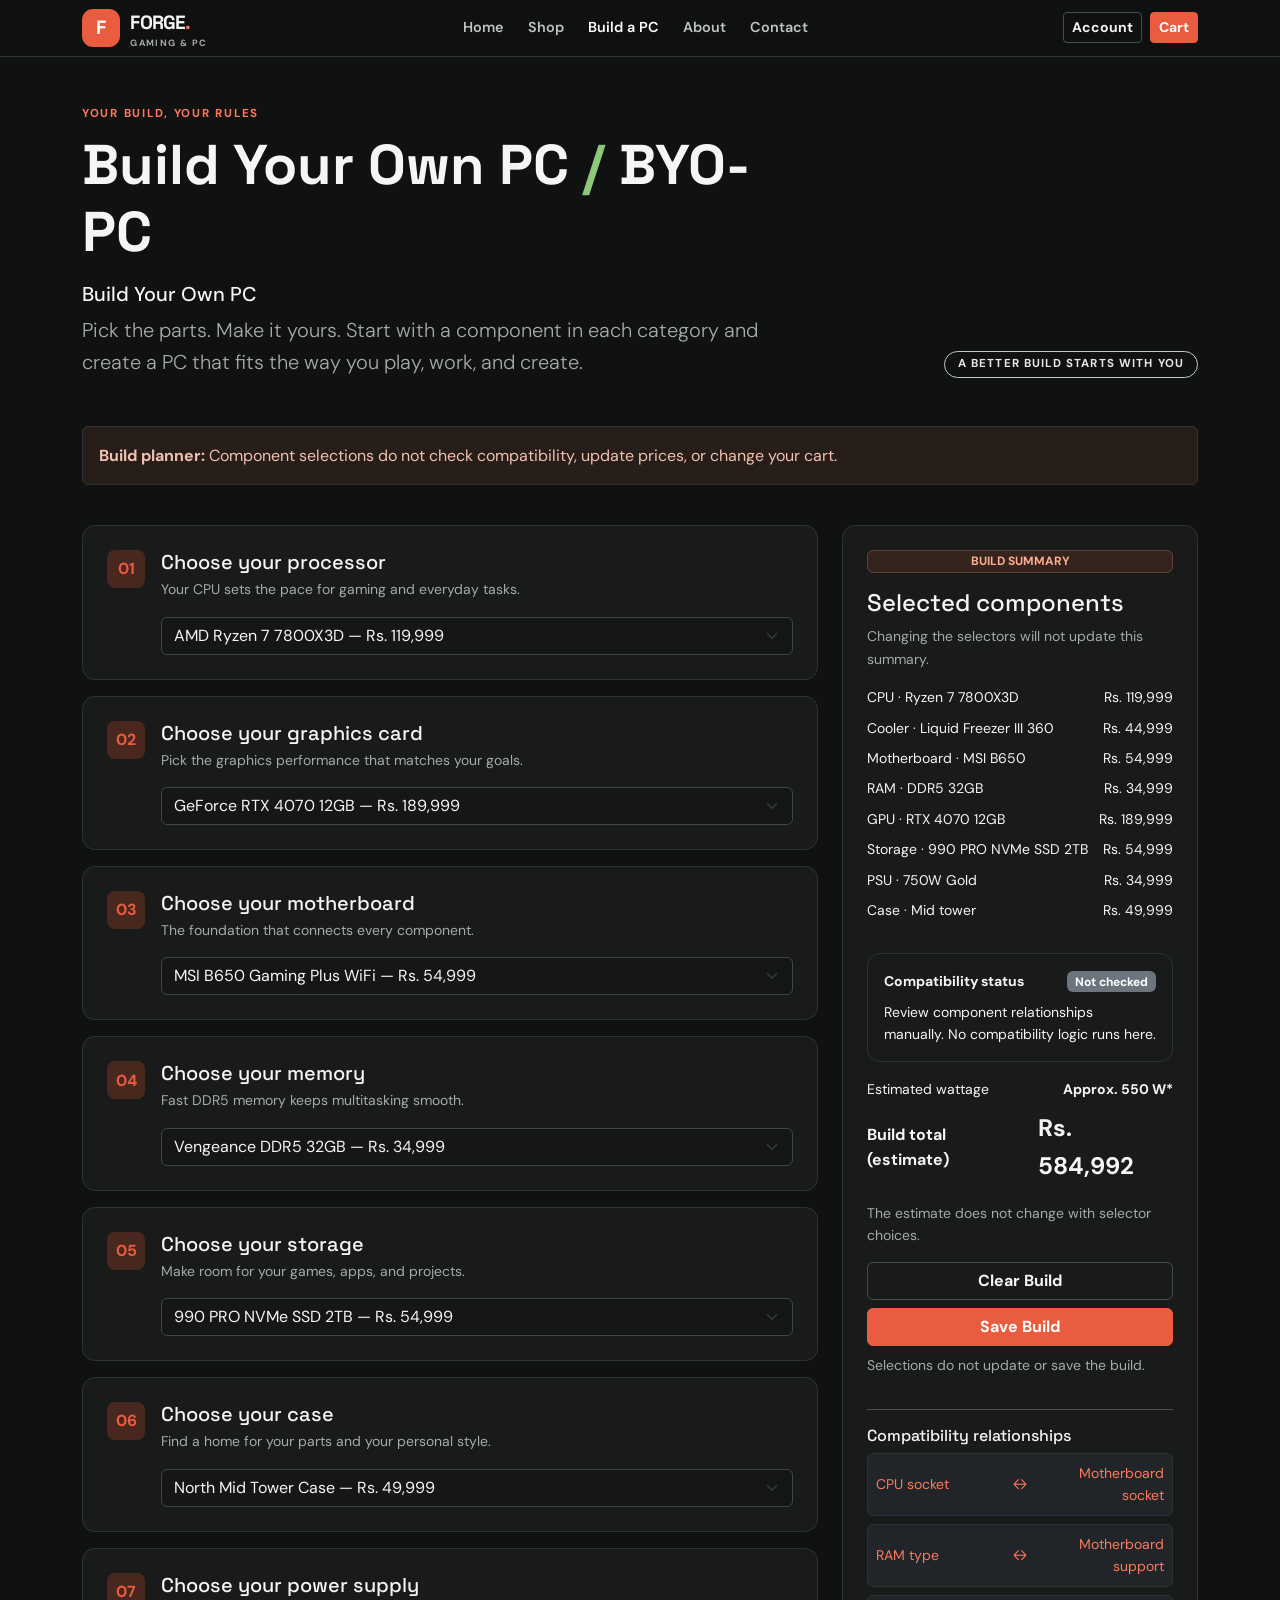
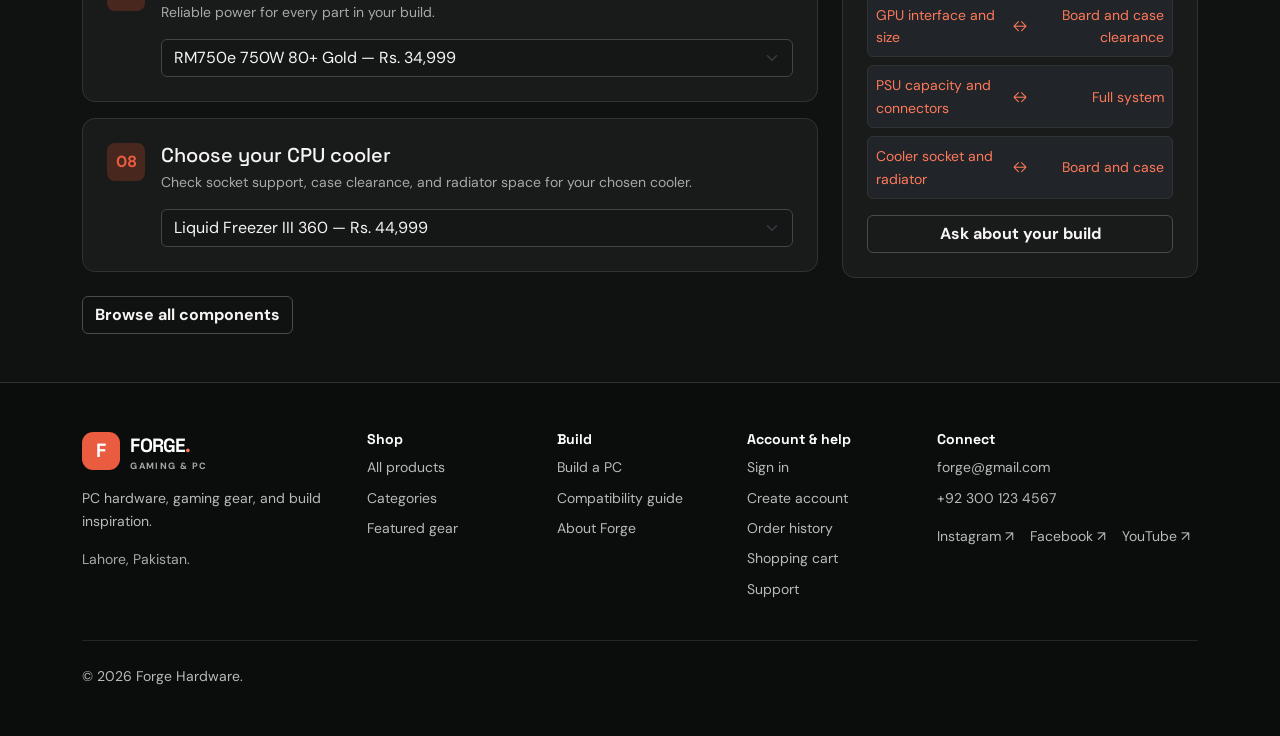
<file: byo-pc.html>
<!doctype html>
<html lang="en-PK">
  <head>
    <meta charset="utf-8" />
    <meta name="viewport" content="width=device-width, initial-scale=1" />
    <title>BYO-PC — Build Your Own PC | Forge</title>
    <link
      href="https://cdn.jsdelivr.net/npm/bootstrap@5.3.3/dist/css/bootstrap.min.css"
      rel="stylesheet"
    />
    <link rel="stylesheet" href="style.css" />
  </head>

  <body>
    <nav class="site-nav sticky-top">
  <div class="container d-flex align-items-center justify-content-between gap-3 py-2">
    <a class="navbar-brand" href="index.html" aria-label="Forge home">
      <span class="brand-mark">F</span>
      <span>FORGE<span class="text-accent">.</span><span class="brand-caption">Gaming &amp; PC</span></span>
    </a>
    <div class="d-none d-lg-flex align-items-center gap-4" aria-label="Main navigation">
          <a class="site-link" href="index.html">Home</a>
          <a class="site-link" href="products.html">Shop</a>
          <a class="site-link site-link-builder active" href="byo-pc.html" aria-current="page">Build a PC</a>
          <a class="site-link" href="about.html">About</a>
          <a class="site-link" href="contact.html">Contact</a>
    </div>
    <div class="d-none d-lg-flex align-items-center gap-2">
      <a class="btn btn-outline-light btn-sm" href="login.html">Account</a>
      <a class="btn btn-primary btn-sm" href="cart.html">Cart</a>
    </div>
    <details class="d-lg-none position-relative mobile-menu">
      <summary class="btn btn-outline-light btn-sm"><span aria-hidden="true">☰</span> Menu</summary>
      <div class="mobile-menu-panel" aria-label="Mobile navigation">
            <a class="site-link" href="index.html">Home</a>
            <a class="site-link" href="products.html">Shop</a>
            <a class="site-link site-link-builder active" href="byo-pc.html" aria-current="page">Build a PC</a>
            <a class="site-link" href="about.html">About</a>
            <a class="site-link" href="contact.html">Contact</a>
            <a class="site-link" href="login.html">Account</a>
            <a class="site-link" href="cart.html">Shopping cart</a>
            <a class="site-link" href="orders.html">Order history</a>
      </div>
    </details>
  </div>
</nav>

    <main>
      <!-- Main content: PC component selections and build summary. -->
      <section class="py-5">
        <div class="container">
          <div class="row g-4 align-items-end mb-5">
            <div class="col-lg-8">
              <div class="eyebrow mb-2">YOUR BUILD, YOUR RULES</div>
              <h1 class="display-4 fw-bold mb-3">
                Build Your Own PC <span class="text-success">/</span> BYO-PC
              </h1>
              <p class="h5 mb-2">Build Your Own PC</p>
              <p class="lead text-body-secondary mb-0">
                Pick the parts. Make it yours. Start with a component in each
                category and create a PC that fits the way you play, work, and
                create.
              </p>
            </div>
            <div class="col-lg-4 text-lg-end">
              <span class="badge rounded-pill bg-transparent border border-secondary-subtle hero-tag">A BETTER BUILD STARTS WITH YOU</span>
            </div>
          </div>

          <div class="alert alert-light border" role="note">
            <strong>Build planner:</strong> Component selections do not check
            compatibility, update prices, or change your cart.
          </div>

          <div class="row g-4 mt-1">
            <div class="col-lg-8">
              <form>
                <section
                  class="card p-4 mb-3"
                  aria-labelledby="cpu-heading"
                >
                  <div class="d-flex gap-3">
                    <span class="d-inline-flex align-items-center justify-content-center flex-shrink-0 rounded-3 bg-primary-subtle text-primary fw-bold builder-number">01</span>
                    <div class="flex-grow-1">
                      <h2 class="h5 mb-1" id="cpu-heading">
                        Choose your processor
                      </h2>
                      <p class="small text-body-secondary mb-3">
                        Your CPU sets the pace for gaming and everyday tasks.
                      </p>
                      <label class="visually-hidden" for="cpu">Processor</label>
                      <select class="form-select" id="cpu" name="cpu">
                        <option>AMD Ryzen 7 7800X3D — Rs. 119,999</option>
                        <option>Intel Core i7-14700K — Rs. 134,999</option>
                        <option>AMD Ryzen 5 7600 — Rs. 64,999</option>
                      </select>
                    </div>
                  </div>
                </section>

                <section
                  class="card p-4 mb-3"
                  aria-labelledby="gpu-heading"
                >
                  <div class="d-flex gap-3">
                    <span class="d-inline-flex align-items-center justify-content-center flex-shrink-0 rounded-3 bg-primary-subtle text-primary fw-bold builder-number">02</span>
                    <div class="flex-grow-1">
                      <h2 class="h5 mb-1" id="gpu-heading">
                        Choose your graphics card
                      </h2>
                      <p class="small text-body-secondary mb-3">
                        Pick the graphics performance that matches your goals.
                      </p>
                      <label class="visually-hidden" for="gpu"
                        >Graphics card</label
                      >
                      <select class="form-select" id="gpu" name="gpu">
                        <option>GeForce RTX 4070 12GB — Rs. 189,999</option>
                        <option>Radeon RX 7800 XT 16GB — Rs. 169,999</option>
                        <option>GeForce RTX 4060 8GB — Rs. 94,999</option>
                      </select>
                    </div>
                  </div>
                </section>

                <section
                  class="card p-4 mb-3"
                  aria-labelledby="motherboard-heading"
                >
                  <div class="d-flex gap-3">
                    <span class="d-inline-flex align-items-center justify-content-center flex-shrink-0 rounded-3 bg-primary-subtle text-primary fw-bold builder-number">03</span>
                    <div class="flex-grow-1">
                      <h2 class="h5 mb-1" id="motherboard-heading">
                        Choose your motherboard
                      </h2>
                      <p class="small text-body-secondary mb-3">
                        The foundation that connects every component.
                      </p>
                      <label class="visually-hidden" for="motherboard"
                        >Motherboard</label
                      >
                      <select
                        class="form-select"
                        id="motherboard"
                        name="motherboard"
                      >
                        <option>MSI B650 Gaming Plus WiFi — Rs. 54,999</option>
                        <option>ASUS TUF Z790-Plus WiFi — Rs. 79,999</option>
                        <option>Gigabyte B650M DS3H — Rs. 39,999</option>
                      </select>
                    </div>
                  </div>
                </section>

                <section
                  class="card p-4 mb-3"
                  aria-labelledby="memory-heading"
                >
                  <div class="d-flex gap-3">
                    <span class="d-inline-flex align-items-center justify-content-center flex-shrink-0 rounded-3 bg-primary-subtle text-primary fw-bold builder-number">04</span>
                    <div class="flex-grow-1">
                      <h2 class="h5 mb-1" id="memory-heading">
                        Choose your memory
                      </h2>
                      <p class="small text-body-secondary mb-3">
                        Fast DDR5 memory keeps multitasking smooth.
                      </p>
                      <label class="visually-hidden" for="memory">Memory</label>
                      <select class="form-select" id="memory" name="memory">
                        <option>Vengeance DDR5 32GB — Rs. 34,999</option>
                        <option>Vengeance DDR5 64GB — Rs. 64,999</option>
                        <option>Flare X5 DDR5 32GB — Rs. 32,999</option>
                      </select>
                    </div>
                  </div>
                </section>

                <section
                  class="card p-4 mb-3"
                  aria-labelledby="storage-heading"
                >
                  <div class="d-flex gap-3">
                    <span class="d-inline-flex align-items-center justify-content-center flex-shrink-0 rounded-3 bg-primary-subtle text-primary fw-bold builder-number">05</span>
                    <div class="flex-grow-1">
                      <h2 class="h5 mb-1" id="storage-heading">
                        Choose your storage
                      </h2>
                      <p class="small text-body-secondary mb-3">
                        Make room for your games, apps, and projects.
                      </p>
                      <label class="visually-hidden" for="storage"
                        >Storage</label
                      >
                      <select class="form-select" id="storage" name="storage">
                        <option>990 PRO NVMe SSD 2TB — Rs. 54,999</option>
                        <option>990 PRO NVMe SSD 1TB — Rs. 34,999</option>
                        <option>
                          Crucial P3 Plus NVMe SSD 2TB — Rs. 39,999
                        </option>
                      </select>
                    </div>
                  </div>
                </section>

                <section
                  class="card p-4 mb-3"
                  aria-labelledby="case-heading"
                >
                  <div class="d-flex gap-3">
                    <span class="d-inline-flex align-items-center justify-content-center flex-shrink-0 rounded-3 bg-primary-subtle text-primary fw-bold builder-number">06</span>
                    <div class="flex-grow-1">
                      <h2 class="h5 mb-1" id="case-heading">
                        Choose your case
                      </h2>
                      <p class="small text-body-secondary mb-3">
                        Find a home for your parts and your personal style.
                      </p>
                      <label class="visually-hidden" for="case">PC case</label>
                      <select class="form-select" id="case" name="case">
                        <option>North Mid Tower Case — Rs. 49,999</option>
                        <option>Pop Air Mid Tower — Rs. 32,999</option>
                        <option>H5 Flow Mid Tower — Rs. 34,999</option>
                      </select>
                    </div>
                  </div>
                </section>

                <section
                  class="card p-4 mb-3"
                  aria-labelledby="psu-heading"
                >
                  <div class="d-flex gap-3">
                    <span class="d-inline-flex align-items-center justify-content-center flex-shrink-0 rounded-3 bg-primary-subtle text-primary fw-bold builder-number">07</span>
                    <div class="flex-grow-1">
                      <h2 class="h5 mb-1" id="psu-heading">
                        Choose your power supply
                      </h2>
                      <p class="small text-body-secondary mb-3">
                        Reliable power for every part in your build.
                      </p>
                      <label class="visually-hidden" for="psu"
                        >Power supply</label
                      >
                      <select class="form-select" id="psu" name="psu">
                        <option>RM750e 750W 80+ Gold — Rs. 34,999</option>
                        <option>RM850e 850W 80+ Gold — Rs. 39,999</option>
                        <option>Pure Power 12 M 650W Gold — Rs. 29,999</option>
                      </select>
                    </div>
                  </div>
                </section>

                <section
                  class="card p-4 mb-4"
                  aria-labelledby="cooler-heading"
                >
                  <div class="d-flex gap-3">
                    <span class="d-inline-flex align-items-center justify-content-center flex-shrink-0 rounded-3 bg-primary-subtle text-primary fw-bold builder-number">08</span>
                    <div class="flex-grow-1">
                      <h2 class="h5 mb-1" id="cooler-heading">
                        Choose your CPU cooler
                      </h2>
                      <p class="small text-body-secondary mb-3">
                        Check socket support, case clearance, and radiator space
                        for your chosen cooler.
                      </p>
                      <label class="visually-hidden" for="cooler"
                        >CPU cooler</label
                      >
                      <select class="form-select" id="cooler" name="cooler">
                        <option>Liquid Freezer III 360 — Rs. 44,999</option>
                        <option>Air cooler, single tower — Rs. 14,999</option>
                        <option>Air cooler, dual tower — Rs. 24,999</option>
                      </select>
                    </div>
                  </div>
                </section>

                <a class="btn btn-outline-light" href="products.html"
                  >Browse all components</a
                >
              </form>
            </div>

            <aside class="col-lg-4" aria-label="Build summary">
              <div class="card p-4">
                <span class="badge badge-soft mb-3">BUILD SUMMARY</span>
                <h2 class="h4 mb-2">Selected components</h2>
                <p class="small text-body-secondary">
                  Changing the selectors will not update this summary.
                </p>
                <ul class="list-unstyled small d-grid gap-2">
                  <li class="d-flex justify-content-between gap-2">
                    <span>CPU · Ryzen 7 7800X3D</span><span>Rs. 119,999</span>
                  </li>
                  <li class="d-flex justify-content-between gap-2">
                    <span>Cooler · Liquid Freezer III 360</span
                    ><span>Rs. 44,999</span>
                  </li>
                  <li class="d-flex justify-content-between gap-2">
                    <span>Motherboard · MSI B650</span><span>Rs. 54,999</span>
                  </li>
                  <li class="d-flex justify-content-between gap-2">
                    <span>RAM · DDR5 32GB</span><span>Rs. 34,999</span>
                  </li>
                  <li class="d-flex justify-content-between gap-2">
                    <span>GPU · RTX 4070 12GB</span><span>Rs. 189,999</span>
                  </li>
                  <li class="d-flex justify-content-between gap-2">
                    <span>Storage · 990 PRO NVMe SSD 2TB</span
                    ><span>Rs. 54,999</span>
                  </li>
                  <li class="d-flex justify-content-between gap-2">
                    <span>PSU · 750W Gold</span><span>Rs. 34,999</span>
                  </li>
                  <li class="d-flex justify-content-between gap-2">
                    <span>Case · Mid tower</span><span>Rs. 49,999</span>
                  </li>
                </ul>
                <div class="card p-3 my-3">
                  <div
                    class="d-flex justify-content-between align-items-center gap-2"
                  >
                    <strong class="small">Compatibility status</strong>
                    <span class="badge text-bg-secondary">Not checked</span>
                  </div>
                  <p class="small mb-0 mt-2">
                    Review component relationships manually. No compatibility
                    logic runs here.
                  </p>
                </div>
                <div class="d-flex justify-content-between mb-2 small">
                  <span>Estimated wattage</span><strong>Approx. 550 W*</strong>
                </div>
                <div
                  class="d-flex justify-content-between align-items-center mb-3 gap-2"
                >
                  <span class="fw-bold">Build total (estimate)</span>
                  <strong class="fw-bold fs-4">Rs. 584,992</strong>
                </div>
                <p class="small text-body-secondary">
                  The estimate does not change with selector choices.
                </p>
                <div class="d-grid gap-2">
                  <button class="btn btn-outline-light" type="button">
                    Clear Build
                  </button>
                  <button
                    class="btn btn-primary"
                    type="button"
                    aria-describedby="save-build-note"
                  >
                    Save Build
                  </button>
                </div>
                <p class="small text-body-secondary mt-2" id="save-build-note">
                  Selections do not update or save the build.
                </p>
                <hr />
                <h3 class="h6" id="compatibility-guide">
                  Compatibility relationships
                </h3>
                <div class="d-grid gap-2 small mb-3">
                  <div class="d-grid align-items-center gap-2 p-2 border rounded-2 bg-dark text-light compatibility-pair">
                    <span>CPU socket</span>
                    <span class="compatibility-arrow" aria-hidden="true">↔</span>
                    <span>Motherboard socket</span>
                  </div>
                  <div class="d-grid align-items-center gap-2 p-2 border rounded-2 bg-dark text-light compatibility-pair">
                    <span>RAM type</span>
                    <span class="compatibility-arrow" aria-hidden="true">↔</span>
                    <span>Motherboard support</span>
                  </div>
                  <div class="d-grid align-items-center gap-2 p-2 border rounded-2 bg-dark text-light compatibility-pair">
                    <span>GPU interface and size</span>
                    <span class="compatibility-arrow" aria-hidden="true">↔</span>
                    <span>Board and case clearance</span>
                  </div>
                  <div class="d-grid align-items-center gap-2 p-2 border rounded-2 bg-dark text-light compatibility-pair">
                    <span>PSU capacity and connectors</span>
                    <span class="compatibility-arrow" aria-hidden="true">↔</span>
                    <span>Full system</span>
                  </div>
                  <div class="d-grid align-items-center gap-2 p-2 border rounded-2 bg-dark text-light compatibility-pair">
                    <span>Cooler socket and radiator</span>
                    <span class="compatibility-arrow" aria-hidden="true">↔</span>
                    <span>Board and case</span>
                  </div>
                </div>
                <a class="btn btn-outline-light w-100" href="contact.html">
                  Ask about your build
                </a>
              </div>
            </aside>
          </div>
        </div>
      </section>
    </main>

    <footer class="footer">
  <div class="container py-5">
    <div class="row g-4">
      <div class="col-md-6 col-lg-3">
        <a class="navbar-brand text-white" href="index.html"><span class="brand-mark">F</span><span>FORGE<span class="text-accent">.</span><span class="brand-caption">Gaming &amp; PC</span></span></a>
        <p class="small mt-3">PC hardware, gaming gear, and build inspiration.</p>
        <p class="small text-body-secondary mb-0">Lahore, Pakistan.</p>
      </div>
      <div class="col-6 col-lg-2">
        <h2>Shop</h2>
        <ul class="list-unstyled d-grid gap-2 small"><li><a href="products.html">All products</a></li><li><a href="products.html#gaming-pcs">Categories</a></li><li><a href="index.html#featured">Featured gear</a></li></ul>
      </div>
      <div class="col-6 col-lg-2">
        <h2>Build</h2>
        <ul class="list-unstyled d-grid gap-2 small"><li><a href="byo-pc.html">Build a PC</a></li><li><a href="byo-pc.html#compatibility-guide">Compatibility guide</a></li><li><a href="about.html">About Forge</a></li></ul>
      </div>
      <div class="col-6 col-lg-2">
        <h2>Account &amp; help</h2>
        <ul class="list-unstyled d-grid gap-2 small"><li><a href="login.html">Sign in</a></li><li><a href="signup.html">Create account</a></li><li><a href="orders.html">Order history</a></li><li><a href="cart.html">Shopping cart</a></li><li><a href="contact.html">Support</a></li></ul>
      </div>
      <div class="col-6 col-lg-3">
        <h2>Connect</h2>
        <ul class="list-unstyled d-grid gap-2 small"><li><a href="mailto:forge@gmail.com">forge@gmail.com</a></li><li><a href="tel:+923001234567">+92 300 123 4567</a></li></ul>
        <div class="d-flex flex-wrap gap-3 small"><a href="https://www.instagram.com/" target="_blank" rel="noopener noreferrer">Instagram ↗</a><a href="https://www.facebook.com/" target="_blank" rel="noopener noreferrer">Facebook ↗</a><a href="https://www.youtube.com/" target="_blank" rel="noopener noreferrer">YouTube ↗</a></div>
      </div>
    </div>
    <hr class="border-secondary my-4" />
    <div class="d-flex justify-content-between flex-wrap gap-2 small"><span>&copy; 2026 Forge Hardware.</span></div>
  </div>
</footer>
  </body>
</html>
</file>
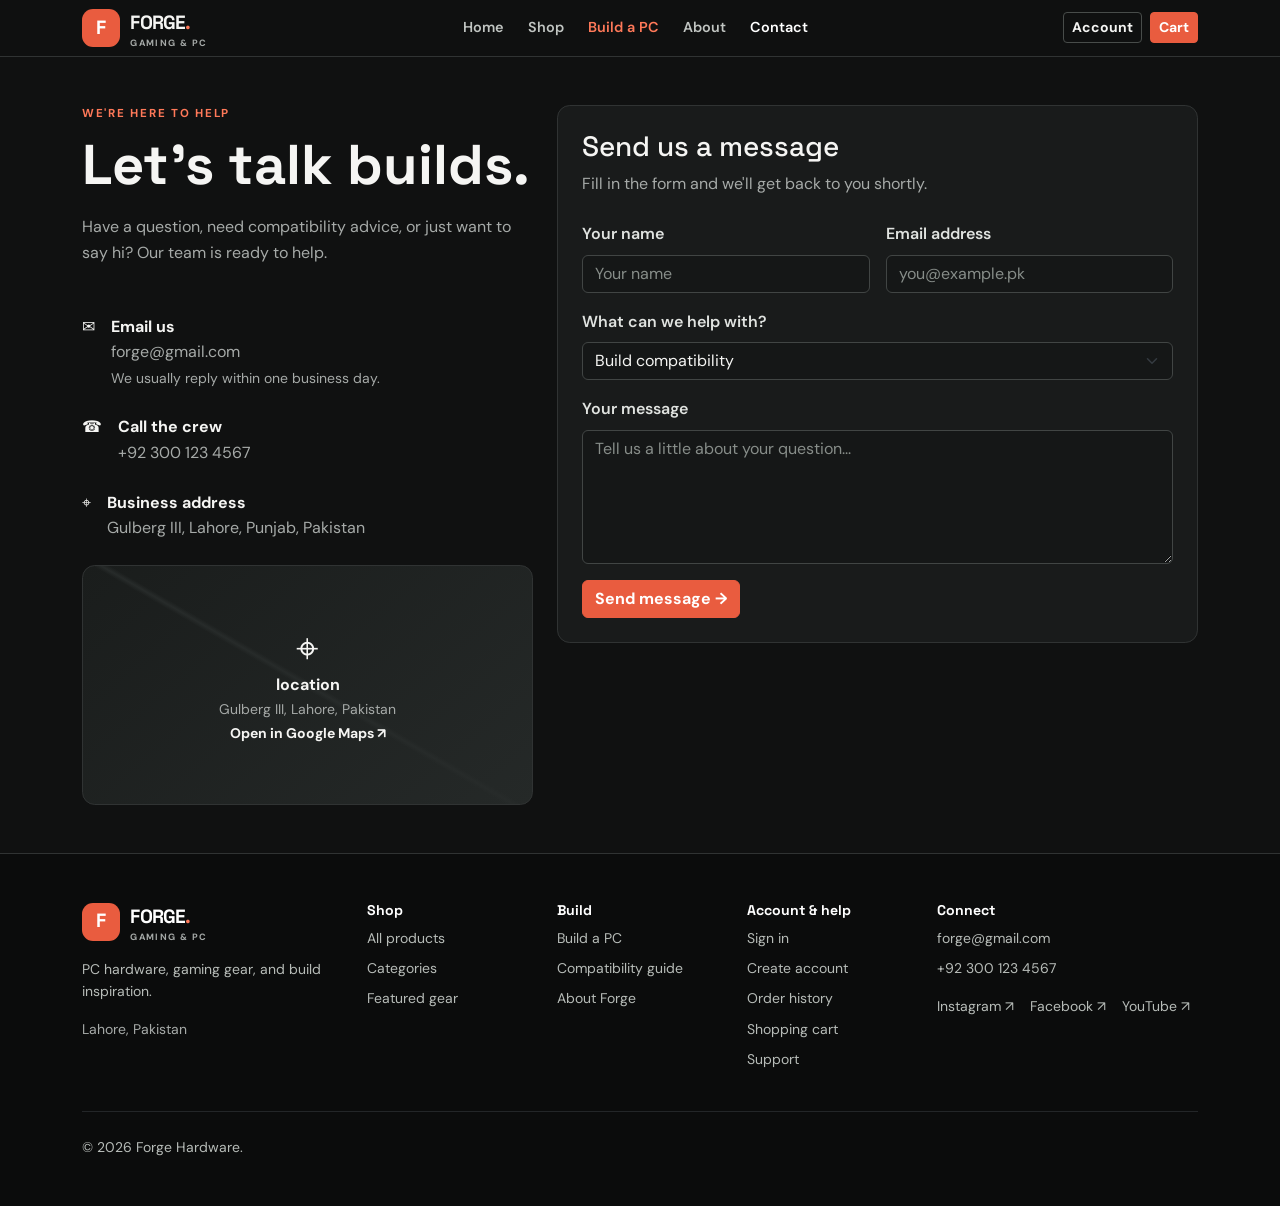
<file: contact.html>
<!doctype html>
<html lang="en-PK">
  <head>
    <meta charset="utf-8" />
    <meta name="viewport" content="width=device-width, initial-scale=1" />
    <title>Contact — Forge</title>
    <link
      href="https://cdn.jsdelivr.net/npm/bootstrap@5.3.3/dist/css/bootstrap.min.css"
      rel="stylesheet"
    />
    <link rel="stylesheet" href="style.css" />
  </head>

  <body>

    <!-- Navbar -->
  <nav class="site-nav sticky-top">
  <div class="container d-flex align-items-center justify-content-between gap-3 py-2">
    <a class="navbar-brand" href="index.html" aria-label="Forge home">
      <span class="brand-mark">F</span>
      <span>FORGE<span class="text-accent">.</span><span class="brand-caption">Gaming &amp; PC</span></span>
    </a>
    <div class="d-none d-lg-flex align-items-center gap-4" aria-label="Main navigation">
          <a class="site-link" href="index.html">Home</a>
          <a class="site-link" href="products.html">Shop</a>
          <a class="site-link site-link-builder" href="byo-pc.html">Build a PC</a>
          <a class="site-link" href="about.html">About</a>
          <a class="site-link active" href="contact.html" aria-current="page">Contact</a>
    </div>
    <div class="d-none d-lg-flex align-items-center gap-2">
      <a class="btn btn-outline-light btn-sm" href="login.html">Account</a>
      <a class="btn btn-primary btn-sm" href="cart.html">Cart</a>
    </div>
    <details class="d-lg-none position-relative mobile-menu">
      <summary class="btn btn-outline-light btn-sm"><span aria-hidden="true">☰</span> Menu</summary>
      <div class="mobile-menu-panel" aria-label="Mobile navigation">
            <a class="site-link" href="index.html">Home</a>
            <a class="site-link" href="products.html">Shop</a>
            <a class="site-link site-link-builder" href="byo-pc.html">Build a PC</a>
            <a class="site-link" href="about.html">About</a>
            <a class="site-link active" href="contact.html" aria-current="page">Contact</a>
            <a class="site-link" href="login.html">Account</a>
            <a class="site-link" href="cart.html">Shopping cart</a>
            <a class="site-link" href="orders.html">Order history</a>
      </div>
    </details>
  </div>
  </nav>

    <main>

      <section class="py-5">
        <div class="container">
          <div class="row g-4">
            <div class="col-lg-5">
              <div class="eyebrow mb-2">WE'RE HERE TO HELP</div>
              <h1 class="display-4 fw-bold mb-3">Let's talk builds.</h1>
              <p class="text-body-secondary mb-5">
                Have a question, need compatibility advice, or just want to say
                hi? Our team is ready to help.
              </p>
              <div class="d-grid gap-4">
                <div class="d-flex gap-3">
                  <div class="icon-box">✉</div>
                  <div>
                    <strong>Email us</strong>
                    <div>
                      <a class="text-body-secondary" href="mailto:forge@gmail.com"
                        >forge@gmail.com</a
                      >
                    </div>
                    <small class="text-body-secondary"
                      >We usually reply within one business day.</small
                    >
                  </div>
                </div>
                <div class="d-flex gap-3">
                  <div class="icon-box">☎</div>
                  <div>
                    <strong>Call the crew</strong>
                    <div>
                      <a class="text-body-secondary" href="tel:+923001234567"
                        >+92 300 123 4567</a
                      >
                    </div>
                  </div>
                </div>
                <div class="d-flex gap-3">
                  <div class="icon-box">⌖</div>
                  <div>
                    <strong>Business address</strong>
                    <div class="text-body-secondary">
                      Gulberg III, Lahore, Punjab, Pakistan
                    </div>
                  </div>
                </div>
              </div>
              <div class="map-panel mt-4">
                <div>
                  <div class="display-6">⌖</div>
                  <strong>location</strong>
                  <div class="small text-body-secondary">Gulberg III, Lahore, Pakistan</div>
                  <a
                    class="small fw-bold"
                    href="https://maps.google.com/?q=Gulberg+III+Lahore+Pakistan"
                    target="_blank"
                    rel="noopener"
                    >Open in Google Maps ↗</a
                  >
                </div>
              </div>
            </div>
            <div class="col-lg-7">
              <div class="card p-4">
                <h2 class="h3 mb-2">Send us a message</h2>
                <p class="text-body-secondary mb-4">
                  Fill in the form and we'll get back to you shortly.
                </p>
                <form>
                  <div class="row g-3">
                    <div class="col-md-6">
                      <label class="form-label" for="name">Your name</label
                      ><input
                        class="form-control"
                        id="name"
                        name="name"
                        placeholder="Your name"
                        required
                      />
                    </div>
                    <div class="col-md-6">
                      <label class="form-label" for="email">Email address</label
                      ><input
                        class="form-control"
                        type="email"
                        id="email"
                        name="email"
                        placeholder="you@example.pk"
                        required
                      />
                    </div>
                    <div class="col-12">
                      <label class="form-label" for="topic"
                        >What can we help with?</label
                      ><select class="form-select" id="topic" name="topic">
                        <option>Build compatibility</option>
                        <option>Order support</option>
                        <option>Product question</option>
                        <option>Something else</option>
                      </select>
                    </div>
                    <div class="col-12">
                      <label class="form-label" for="message"
                        >Your message</label
                      ><textarea
                        class="form-control"
                        id="message"
                        name="message"
                        rows="5"
                        placeholder="Tell us a little about your question..."
                        required
                      ></textarea>
                    </div>
                    <div class="col-12">
                      <button class="btn btn-primary" type="button">
                        Send message →
                      </button>
                    </div>
                  </div>
                </form>
              </div>
            </div>
          </div>
        </div>
      </section>
    </main>
    <footer class="footer">
  <div class="container py-5">
    <div class="row g-4">
      <div class="col-md-6 col-lg-3">
        <a class="navbar-brand text-white" href="index.html"><span class="brand-mark">F</span><span>FORGE<span class="text-accent">.</span><span class="brand-caption">Gaming &amp; PC</span></span></a>
        <p class="small mt-3">PC hardware, gaming gear, and build inspiration.</p>
        <p class="small text-body-secondary mb-0">Lahore, Pakistan</p>
      </div>
      <div class="col-6 col-lg-2">
        <h2>Shop</h2>
        <ul class="list-unstyled d-grid gap-2 small"><li><a href="products.html">All products</a></li><li><a href="products.html#gaming-pcs">Categories</a></li><li><a href="index.html#featured">Featured gear</a></li></ul>
      </div>
      <div class="col-6 col-lg-2">
        <h2>Build</h2>
        <ul class="list-unstyled d-grid gap-2 small"><li><a href="byo-pc.html">Build a PC</a></li><li><a href="byo-pc.html#compatibility-guide">Compatibility guide</a></li><li><a href="about.html">About Forge</a></li></ul>
      </div>
      <div class="col-6 col-lg-2">
        <h2>Account &amp; help</h2>
        <ul class="list-unstyled d-grid gap-2 small"><li><a href="login.html">Sign in</a></li><li><a href="signup.html">Create account</a></li><li><a href="orders.html">Order history</a></li><li><a href="cart.html">Shopping cart</a></li><li><a href="contact.html">Support</a></li></ul>
      </div>
      <div class="col-6 col-lg-3">
        <h2>Connect</h2>
        <ul class="list-unstyled d-grid gap-2 small"><li><a href="mailto:forge@gmail.com">forge@gmail.com</a></li><li><a href="tel:+923001234567">+92 300 123 4567</a></li></ul>
        <div class="d-flex flex-wrap gap-3 small"><a href="https://www.instagram.com/" target="_blank" rel="noopener noreferrer">Instagram ↗</a><a href="https://www.facebook.com/" target="_blank" rel="noopener noreferrer">Facebook ↗</a><a href="https://www.youtube.com/" target="_blank" rel="noopener noreferrer">YouTube ↗</a></div>
      </div>
    </div>
    <hr class="border-secondary my-4" />
    <div class="d-flex justify-content-between flex-wrap gap-2 small"><span>&copy; 2026 Forge Hardware.</span></div>
  </div>
</footer>
  </body>
</html>
</file>
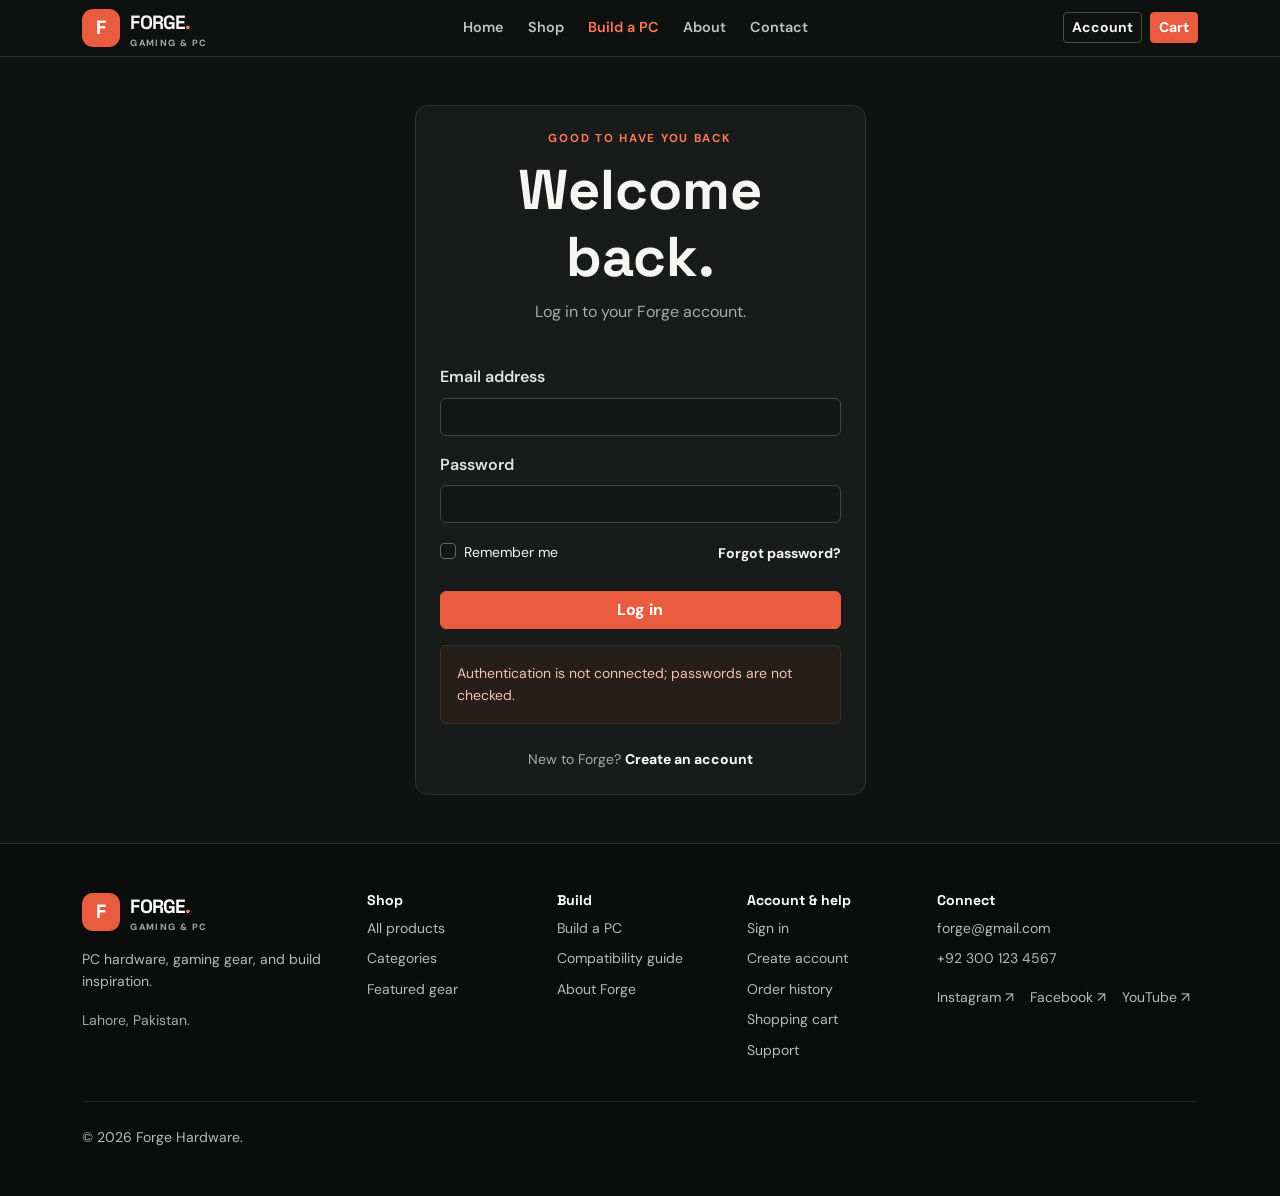
<file: login.html>
<!doctype html>
<html lang="en-PK">
  <head>
    <meta charset="utf-8" />
    <meta name="viewport" content="width=device-width, initial-scale=1" />
    <title>Log in — Forge</title>
    <link
      href="https://cdn.jsdelivr.net/npm/bootstrap@5.3.3/dist/css/bootstrap.min.css"
      rel="stylesheet"
    />
    <link rel="stylesheet" href="style.css" />
  </head>
  <body>
    <nav class="site-nav sticky-top">
  <div class="container d-flex align-items-center justify-content-between gap-3 py-2">
    <a class="navbar-brand" href="index.html" aria-label="Forge home">
      <span class="brand-mark">F</span>
      <span>FORGE<span class="text-accent">.</span><span class="brand-caption">Gaming &amp; PC</span></span>
    </a>
    <div class="d-none d-lg-flex align-items-center gap-4" aria-label="Main navigation">
          <a class="site-link" href="index.html">Home</a>
          <a class="site-link" href="products.html">Shop</a>
          <a class="site-link site-link-builder" href="byo-pc.html">Build a PC</a>
          <a class="site-link" href="about.html">About</a>
          <a class="site-link" href="contact.html">Contact</a>
    </div>
    <div class="d-none d-lg-flex align-items-center gap-2">
      <a class="btn btn-outline-light btn-sm" href="login.html">Account</a>
      <a class="btn btn-primary btn-sm" href="cart.html">Cart</a>
    </div>
    <details class="d-lg-none position-relative mobile-menu">
      <summary class="btn btn-outline-light btn-sm"><span aria-hidden="true">☰</span> Menu</summary>
      <div class="mobile-menu-panel" aria-label="Mobile navigation">
            <a class="site-link" href="index.html">Home</a>
            <a class="site-link" href="products.html">Shop</a>
            <a class="site-link site-link-builder" href="byo-pc.html">Build a PC</a>
            <a class="site-link" href="about.html">About</a>
            <a class="site-link" href="contact.html">Contact</a>
            <a class="site-link" href="login.html">Account</a>
            <a class="site-link" href="cart.html">Shopping cart</a>
            <a class="site-link" href="orders.html">Order history</a>
      </div>
    </details>
  </div>
</nav>
    <main class="py-5">
      <!-- Main content: sign-in form and account links. -->
      <div class="container">
        <div class="row justify-content-center">
          <div class="col-md-7 col-lg-5">
            <div class="card p-4">
              <div class="text-center mb-4">
                <div class="eyebrow mb-2">GOOD TO HAVE YOU BACK</div>
                <h1 class="display-4 fw-bold">Welcome back.</h1>
                <p class="text-body-secondary">Log in to your Forge account.</p>
              </div>
              <form>
                <div class="mb-3">
                  <label class="form-label" for="email">Email address</label
                  ><input
                    class="form-control"
                    type="email"
                    id="email"
                    name="email"
                    autocomplete="email"
                    required
                  />
                </div>
                <div class="mb-3">
                  <label class="form-label" for="password">Password</label
                  ><input
                    class="form-control"
                    type="password"
                    id="password"
                    name="password"
                    autocomplete="current-password"
                    required
                  />
                </div>
                <div
                  class="d-flex justify-content-between align-items-center mb-4"
                >
                  <div class="form-check">
                    <input
                      class="form-check-input"
                      type="checkbox"
                      id="remember"
                      name="remember"
                    /><label class="form-check-label small" for="remember"
                      >Remember me</label
                    >
                  </div>
                  <a class="small fw-bold" href="contact.html"
                    >Forgot password?</a
                  >
                </div>
                <button class="btn btn-primary w-100" type="button">Log in</button>
                <div
                  class="alert alert-light border small mt-3 mb-0"
                  role="note"
                >
                  Authentication is not connected; passwords are not checked.
                </div>
              </form>
              <p class="small text-center text-body-secondary mt-4 mb-0">
                New to Forge?
                <a class="fw-bold text-white" href="signup.html"
                  >Create an account</a
                >
              </p>
            </div>
          </div>
        </div>
      </div>
    </main>
    <footer class="footer">
  <div class="container py-5">
    <div class="row g-4">
      <div class="col-md-6 col-lg-3">
        <a class="navbar-brand text-white" href="index.html"><span class="brand-mark">F</span><span>FORGE<span class="text-accent">.</span><span class="brand-caption">Gaming &amp; PC</span></span></a>
        <p class="small mt-3">PC hardware, gaming gear, and build inspiration.</p>
        <p class="small text-body-secondary mb-0">Lahore, Pakistan.</p>
      </div>
      <div class="col-6 col-lg-2">
        <h2>Shop</h2>
        <ul class="list-unstyled d-grid gap-2 small"><li><a href="products.html">All products</a></li><li><a href="products.html#gaming-pcs">Categories</a></li><li><a href="index.html#featured">Featured gear</a></li></ul>
      </div>
      <div class="col-6 col-lg-2">
        <h2>Build</h2>
        <ul class="list-unstyled d-grid gap-2 small"><li><a href="byo-pc.html">Build a PC</a></li><li><a href="byo-pc.html#compatibility-guide">Compatibility guide</a></li><li><a href="about.html">About Forge</a></li></ul>
      </div>
      <div class="col-6 col-lg-2">
        <h2>Account &amp; help</h2>
        <ul class="list-unstyled d-grid gap-2 small"><li><a href="login.html">Sign in</a></li><li><a href="signup.html">Create account</a></li><li><a href="orders.html">Order history</a></li><li><a href="cart.html">Shopping cart</a></li><li><a href="contact.html">Support</a></li></ul>
      </div>
      <div class="col-6 col-lg-3">
        <h2>Connect</h2>
        <ul class="list-unstyled d-grid gap-2 small"><li><a href="mailto:forge@gmail.com">forge@gmail.com</a></li><li><a href="tel:+923001234567">+92 300 123 4567</a></li></ul>
        <div class="d-flex flex-wrap gap-3 small"><a href="https://www.instagram.com/" target="_blank" rel="noopener noreferrer">Instagram ↗</a><a href="https://www.facebook.com/" target="_blank" rel="noopener noreferrer">Facebook ↗</a><a href="https://www.youtube.com/" target="_blank" rel="noopener noreferrer">YouTube ↗</a></div>
      </div>
    </div>
    <hr class="border-secondary my-4" />
    <div class="d-flex justify-content-between flex-wrap gap-2 small"><span>&copy; 2026 Forge Hardware.</span></div>
  </div>
</footer>
  </body>
</html>
</file>
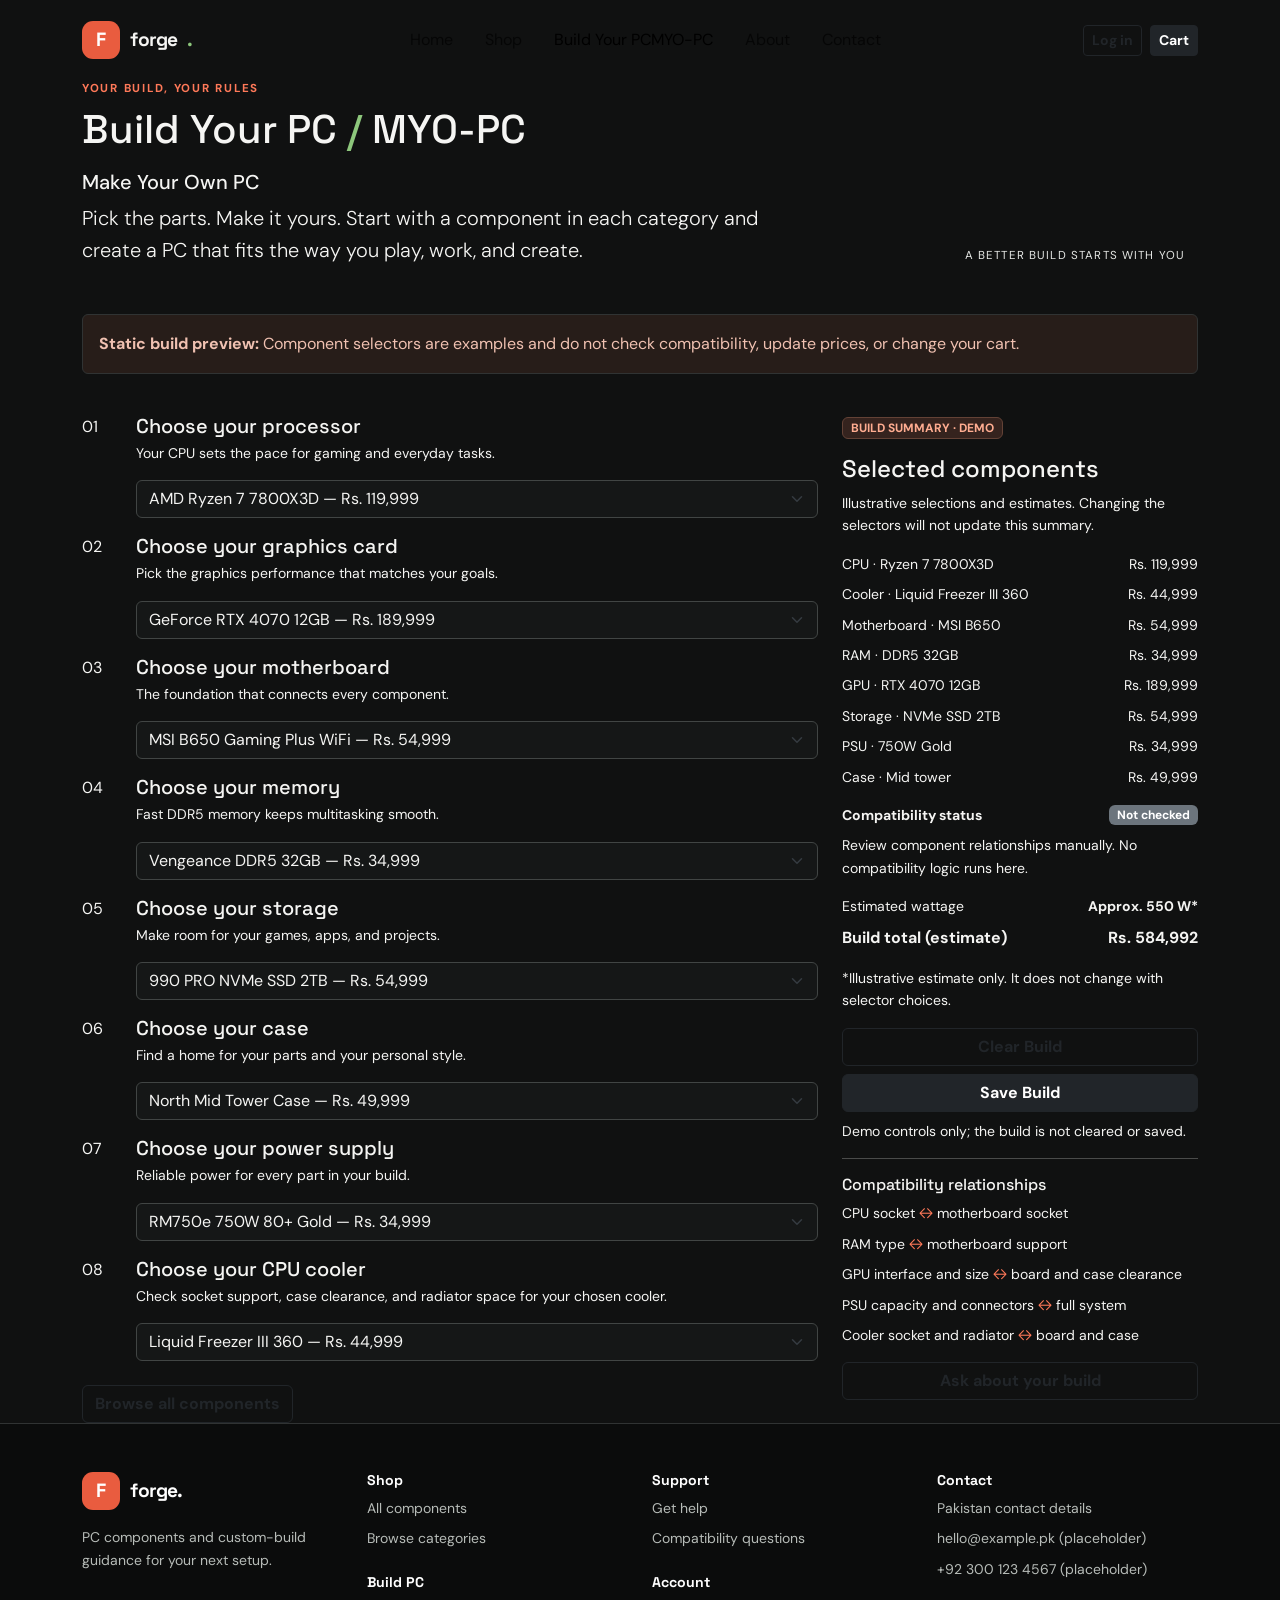
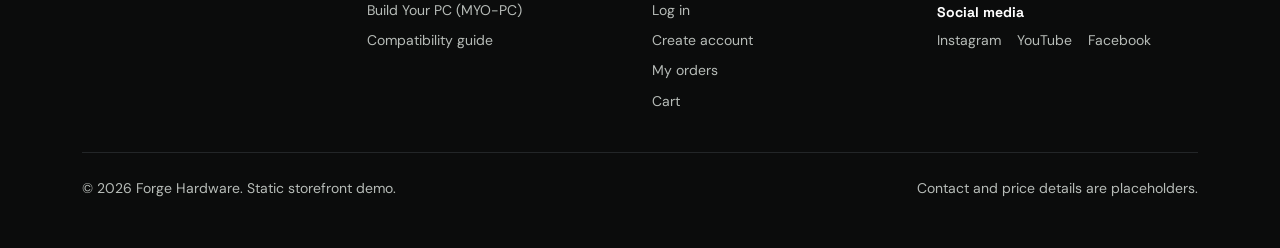
<file: myo-pc.html>
<!doctype html>
<html lang="en-PK">
  <head>
    <meta charset="utf-8" />
    <meta name="viewport" content="width=device-width, initial-scale=1" />
    <title>MYO-PC — Make Your Own PC | Forge</title>
    <link
      href="https://cdn.jsdelivr.net/npm/bootstrap@5.3.3/dist/css/bootstrap.min.css"
      rel="stylesheet"
    />
    <link rel="stylesheet" href="style.css" />
  </head>

  <body>
    <nav class="navbar navbar-expand-lg sticky-top">
      <div class="container py-2">
        <a class="navbar-brand" href="index.html"
          ><span class="brand-mark">F</span>forge<span class="text-success"
            >.</span
          ></a
        >
        <button
          class="navbar-toggler"
          type="button"
          data-bs-toggle="collapse"
          data-bs-target="#mainNav"
          aria-controls="mainNav"
          aria-expanded="false"
          aria-label="Toggle navigation"
        >
          <span class="navbar-toggler-icon"></span>
        </button>
        <div class="collapse navbar-collapse" id="mainNav">
          <ul class="navbar-nav mx-auto gap-lg-3 align-items-lg-center">
            <li class="nav-item">
              <a class="nav-link" href="index.html">Home</a>
            </li>
            <li class="nav-item">
              <a class="nav-link" href="products.html">Shop</a>
            </li>
            <li class="nav-item">
              <a
                class="nav-link builder-nav active"
                href="myo-pc.html"
                aria-current="page"
                ><span>Build Your PC</span
                ><span class="builder-nav-tag">MYO-PC</span></a
              >
            </li>
            <li class="nav-item">
              <a class="nav-link" href="about.html">About</a>
            </li>
            <li class="nav-item">
              <a class="nav-link" href="contact.html">Contact</a>
            </li>
          </ul>
          <div class="d-flex align-items-center gap-2 mt-3 mt-lg-0">
            <a class="btn btn-outline-dark btn-sm" href="login.html">Log in</a>
            <a class="btn btn-dark btn-sm" href="cart.html">Cart</a>
          </div>
        </div>
      </div>
    </nav>

    <main>
      <!-- Main content: PC component selections and a static build overview. -->
      <section class="section-space">
        <div class="container">
          <div class="row g-4 align-items-end mb-5">
            <div class="col-lg-8">
              <div class="eyebrow mb-2">YOUR BUILD, YOUR RULES</div>
              <h1 class="page-heading mb-3">
                Build Your PC <span class="text-success">/</span> MYO-PC
              </h1>
              <p class="h5 mb-2">Make Your Own PC</p>
              <p class="lead muted mb-0">
                Pick the parts. Make it yours. Start with a component in each
                category and create a PC that fits the way you play, work, and
                create.
              </p>
            </div>
            <div class="col-lg-4 text-lg-end">
              <span class="hero-tag">A BETTER BUILD STARTS WITH YOU</span>
            </div>
          </div>

          <div class="alert alert-light border" role="note">
            <strong>Static build preview:</strong> Component selectors are
            examples and do not check compatibility, update prices, or change
            your cart.
          </div>

          <div class="row g-4 mt-1">
            <div class="col-lg-8">
              <form>
                <section
                  class="builder-card mb-3"
                  aria-labelledby="cpu-heading"
                >
                  <div class="d-flex gap-3">
                    <span class="builder-number">01</span>
                    <div class="flex-grow-1">
                      <h2 class="h5 mb-1" id="cpu-heading">
                        Choose your processor
                      </h2>
                      <p class="small muted mb-3">
                        Your CPU sets the pace for gaming and everyday tasks.
                      </p>
                      <label class="visually-hidden" for="cpu">Processor</label>
                      <select class="form-select" id="cpu" name="cpu">
                        <option>AMD Ryzen 7 7800X3D — Rs. 119,999</option>
                        <option>Intel Core i7-14700K — Rs. 134,999</option>
                        <option>AMD Ryzen 5 7600 — Rs. 64,999</option>
                      </select>
                    </div>
                  </div>
                </section>

                <section
                  class="builder-card mb-3"
                  aria-labelledby="gpu-heading"
                >
                  <div class="d-flex gap-3">
                    <span class="builder-number">02</span>
                    <div class="flex-grow-1">
                      <h2 class="h5 mb-1" id="gpu-heading">
                        Choose your graphics card
                      </h2>
                      <p class="small muted mb-3">
                        Pick the graphics performance that matches your goals.
                      </p>
                      <label class="visually-hidden" for="gpu"
                        >Graphics card</label
                      >
                      <select class="form-select" id="gpu" name="gpu">
                        <option>GeForce RTX 4070 12GB — Rs. 189,999</option>
                        <option>Radeon RX 7800 XT 16GB — Rs. 169,999</option>
                        <option>GeForce RTX 4060 8GB — Rs. 94,999</option>
                      </select>
                    </div>
                  </div>
                </section>

                <section
                  class="builder-card mb-3"
                  aria-labelledby="motherboard-heading"
                >
                  <div class="d-flex gap-3">
                    <span class="builder-number">03</span>
                    <div class="flex-grow-1">
                      <h2 class="h5 mb-1" id="motherboard-heading">
                        Choose your motherboard
                      </h2>
                      <p class="small muted mb-3">
                        The foundation that connects every component.
                      </p>
                      <label class="visually-hidden" for="motherboard"
                        >Motherboard</label
                      >
                      <select
                        class="form-select"
                        id="motherboard"
                        name="motherboard"
                      >
                        <option>MSI B650 Gaming Plus WiFi — Rs. 54,999</option>
                        <option>ASUS TUF Z790-Plus WiFi — Rs. 79,999</option>
                        <option>Gigabyte B650M DS3H — Rs. 39,999</option>
                      </select>
                    </div>
                  </div>
                </section>

                <section
                  class="builder-card mb-3"
                  aria-labelledby="memory-heading"
                >
                  <div class="d-flex gap-3">
                    <span class="builder-number">04</span>
                    <div class="flex-grow-1">
                      <h2 class="h5 mb-1" id="memory-heading">
                        Choose your memory
                      </h2>
                      <p class="small muted mb-3">
                        Fast DDR5 memory keeps multitasking smooth.
                      </p>
                      <label class="visually-hidden" for="memory">Memory</label>
                      <select class="form-select" id="memory" name="memory">
                        <option>Vengeance DDR5 32GB — Rs. 34,999</option>
                        <option>Vengeance DDR5 64GB — Rs. 64,999</option>
                        <option>Flare X5 DDR5 32GB — Rs. 32,999</option>
                      </select>
                    </div>
                  </div>
                </section>

                <section
                  class="builder-card mb-3"
                  aria-labelledby="storage-heading"
                >
                  <div class="d-flex gap-3">
                    <span class="builder-number">05</span>
                    <div class="flex-grow-1">
                      <h2 class="h5 mb-1" id="storage-heading">
                        Choose your storage
                      </h2>
                      <p class="small muted mb-3">
                        Make room for your games, apps, and projects.
                      </p>
                      <label class="visually-hidden" for="storage"
                        >Storage</label
                      >
                      <select class="form-select" id="storage" name="storage">
                        <option>990 PRO NVMe SSD 2TB — Rs. 54,999</option>
                        <option>990 PRO NVMe SSD 1TB — Rs. 34,999</option>
                        <option>
                          Crucial P3 Plus NVMe SSD 2TB — Rs. 39,999
                        </option>
                      </select>
                    </div>
                  </div>
                </section>

                <section
                  class="builder-card mb-3"
                  aria-labelledby="case-heading"
                >
                  <div class="d-flex gap-3">
                    <span class="builder-number">06</span>
                    <div class="flex-grow-1">
                      <h2 class="h5 mb-1" id="case-heading">
                        Choose your case
                      </h2>
                      <p class="small muted mb-3">
                        Find a home for your parts and your personal style.
                      </p>
                      <label class="visually-hidden" for="case">PC case</label>
                      <select class="form-select" id="case" name="case">
                        <option>North Mid Tower Case — Rs. 49,999</option>
                        <option>Pop Air Mid Tower — Rs. 32,999</option>
                        <option>H5 Flow Mid Tower — Rs. 34,999</option>
                      </select>
                    </div>
                  </div>
                </section>

                <section
                  class="builder-card mb-3"
                  aria-labelledby="psu-heading"
                >
                  <div class="d-flex gap-3">
                    <span class="builder-number">07</span>
                    <div class="flex-grow-1">
                      <h2 class="h5 mb-1" id="psu-heading">
                        Choose your power supply
                      </h2>
                      <p class="small muted mb-3">
                        Reliable power for every part in your build.
                      </p>
                      <label class="visually-hidden" for="psu"
                        >Power supply</label
                      >
                      <select class="form-select" id="psu" name="psu">
                        <option>RM750e 750W 80+ Gold — Rs. 34,999</option>
                        <option>RM850e 850W 80+ Gold — Rs. 39,999</option>
                        <option>Pure Power 12 M 650W Gold — Rs. 29,999</option>
                      </select>
                    </div>
                  </div>
                </section>

                <section
                  class="builder-card mb-4"
                  aria-labelledby="cooler-heading"
                >
                  <div class="d-flex gap-3">
                    <span class="builder-number">08</span>
                    <div class="flex-grow-1">
                      <h2 class="h5 mb-1" id="cooler-heading">
                        Choose your CPU cooler
                      </h2>
                      <p class="small muted mb-3">
                        Check socket support, case clearance, and radiator space
                        for your chosen cooler.
                      </p>
                      <label class="visually-hidden" for="cooler"
                        >CPU cooler</label
                      >
                      <select class="form-select" id="cooler" name="cooler">
                        <option>Liquid Freezer III 360 — Rs. 44,999</option>
                        <option>Air cooler, single tower — Rs. 14,999</option>
                        <option>Air cooler, dual tower — Rs. 24,999</option>
                      </select>
                    </div>
                  </div>
                </section>

                <a class="btn btn-outline-dark" href="products.html"
                  >Browse all components</a
                >
              </form>
            </div>

            <aside class="col-lg-4" aria-label="Build summary">
              <div class="content-card builder-summary">
                <span class="badge badge-soft mb-3">BUILD SUMMARY · DEMO</span>
                <h2 class="h4 mb-2">Selected components</h2>
                <p class="small muted">
                  Illustrative selections and estimates. Changing the selectors
                  will not update this summary.
                </p>
                <ul class="list-unstyled small d-grid gap-2">
                  <li class="d-flex justify-content-between gap-2">
                    <span>CPU · Ryzen 7 7800X3D</span><span>Rs. 119,999</span>
                  </li>
                  <li class="d-flex justify-content-between gap-2">
                    <span>Cooler · Liquid Freezer III 360</span
                    ><span>Rs. 44,999</span>
                  </li>
                  <li class="d-flex justify-content-between gap-2">
                    <span>Motherboard · MSI B650</span><span>Rs. 54,999</span>
                  </li>
                  <li class="d-flex justify-content-between gap-2">
                    <span>RAM · DDR5 32GB</span><span>Rs. 34,999</span>
                  </li>
                  <li class="d-flex justify-content-between gap-2">
                    <span>GPU · RTX 4070 12GB</span><span>Rs. 189,999</span>
                  </li>
                  <li class="d-flex justify-content-between gap-2">
                    <span>Storage · NVMe SSD 2TB</span><span>Rs. 54,999</span>
                  </li>
                  <li class="d-flex justify-content-between gap-2">
                    <span>PSU · 750W Gold</span><span>Rs. 34,999</span>
                  </li>
                  <li class="d-flex justify-content-between gap-2">
                    <span>Case · Mid tower</span><span>Rs. 49,999</span>
                  </li>
                </ul>
                <div class="builder-status my-3">
                  <div
                    class="d-flex justify-content-between align-items-center gap-2"
                  >
                    <strong class="small">Compatibility status</strong>
                    <span class="badge text-bg-secondary">Not checked</span>
                  </div>
                  <p class="small mb-0 mt-2">
                    Review component relationships manually. No compatibility
                    logic runs here.
                  </p>
                </div>
                <div class="d-flex justify-content-between mb-2 small">
                  <span>Estimated wattage</span><strong>Approx. 550 W*</strong>
                </div>
                <div
                  class="d-flex justify-content-between align-items-center mb-3 gap-2"
                >
                  <span class="fw-bold">Build total (estimate)</span>
                  <strong class="order-total">Rs. 584,992</strong>
                </div>
                <p class="small muted">
                  *Illustrative estimate only. It does not change with selector
                  choices.
                </p>
                <div class="d-grid gap-2">
                  <button class="btn btn-outline-dark" type="button">
                    Clear Build
                  </button>
                  <button
                    class="btn btn-dark"
                    type="button"
                    aria-describedby="save-build-note"
                  >
                    Save Build
                  </button>
                </div>
                <p class="small muted mt-2" id="save-build-note">
                  Demo controls only; the build is not cleared or saved.
                </p>
                <hr />
                <h3 class="h6" id="compatibility-guide">
                  Compatibility relationships
                </h3>
                <div class="d-grid gap-2 small mb-3">
                  <div class="compatibility-pair">
                    CPU socket <span aria-hidden="true">↔</span> motherboard
                    socket
                  </div>
                  <div class="compatibility-pair">
                    RAM type <span aria-hidden="true">↔</span> motherboard
                    support
                  </div>
                  <div class="compatibility-pair">
                    GPU interface and size
                    <span aria-hidden="true">↔</span> board and case clearance
                  </div>
                  <div class="compatibility-pair">
                    PSU capacity and connectors
                    <span aria-hidden="true">↔</span> full system
                  </div>
                  <div class="compatibility-pair">
                    Cooler socket and radiator
                    <span aria-hidden="true">↔</span> board and case
                  </div>
                </div>
                <a class="btn btn-outline-dark w-100" href="contact.html">
                  Ask about your build
                </a>
              </div>
            </aside>
          </div>
        </div>
      </section>
    </main>

    <footer class="footer mt-auto">
      <div class="container py-5">
        <div class="row g-4">
          <div class="col-md-6 col-lg-3">
            <a class="navbar-brand text-white" href="index.html"
              ><span class="brand-mark">F</span>forge.</a
            >
            <p class="small mt-3 mb-0">
              PC components and custom-build guidance for your next setup.
            </p>
          </div>
          <div class="col-6 col-md-6 col-lg-3">
            <h2 class="h6 text-white">Shop</h2>
            <ul class="list-unstyled d-grid gap-2 small">
              <li><a href="products.html">All components</a></li>
              <li><a href="products.html#categories">Browse categories</a></li>
            </ul>
            <h2 class="h6 text-white mt-4">Build PC</h2>
            <ul class="list-unstyled d-grid gap-2 small">
              <li><a href="myo-pc.html">Build Your PC (MYO-PC)</a></li>
              <li>
                <a href="myo-pc.html#compatibility-guide"
                  >Compatibility guide</a
                >
              </li>
            </ul>
          </div>
          <div class="col-6 col-md-6 col-lg-3">
            <h2 class="h6 text-white">Support</h2>
            <ul class="list-unstyled d-grid gap-2 small">
              <li><a href="contact.html">Get help</a></li>
              <li><a href="contact.html">Compatibility questions</a></li>
            </ul>
            <h2 class="h6 text-white mt-4">Account</h2>
            <ul class="list-unstyled d-grid gap-2 small">
              <li><a href="login.html">Log in</a></li>
              <li><a href="signup.html">Create account</a></li>
              <li><a href="orders.html">My orders</a></li>
              <li><a href="cart.html">Cart</a></li>
            </ul>
          </div>
          <div class="col-6 col-md-6 col-lg-3">
            <h2 class="h6 text-white">Contact</h2>
            <ul class="list-unstyled d-grid gap-2 small">
              <li><a href="contact.html">Pakistan contact details</a></li>
              <li>
                <a href="mailto:hello@example.pk"
                  >hello@example.pk (placeholder)</a
                >
              </li>
              <li>
                <a href="tel:+923001234567">+92 300 123 4567 (placeholder)</a>
              </li>
            </ul>
            <h2 class="h6 text-white mt-4">Social media</h2>
            <ul class="list-unstyled d-flex flex-wrap gap-3 small">
              <li>
                <a
                  href="https://www.instagram.com/"
                  target="_blank"
                  rel="noopener noreferrer"
                  >Instagram</a
                >
              </li>
              <li>
                <a
                  href="https://www.youtube.com/"
                  target="_blank"
                  rel="noopener noreferrer"
                  >YouTube</a
                >
              </li>
              <li>
                <a
                  href="https://www.facebook.com/"
                  target="_blank"
                  rel="noopener noreferrer"
                  >Facebook</a
                >
              </li>
            </ul>
          </div>
        </div>
        <hr class="border-secondary my-4" />
        <div class="d-flex justify-content-between flex-wrap gap-2 small">
          <span>&copy; 2026 Forge Hardware. Static storefront demo.</span
          ><span>Contact and price details are placeholders.</span>
        </div>
      </div>
    </footer>
    <script src="https://cdn.jsdelivr.net/npm/bootstrap@5.3.3/dist/js/bootstrap.bundle.min.js"></script>
  </body>
</html>
</file>
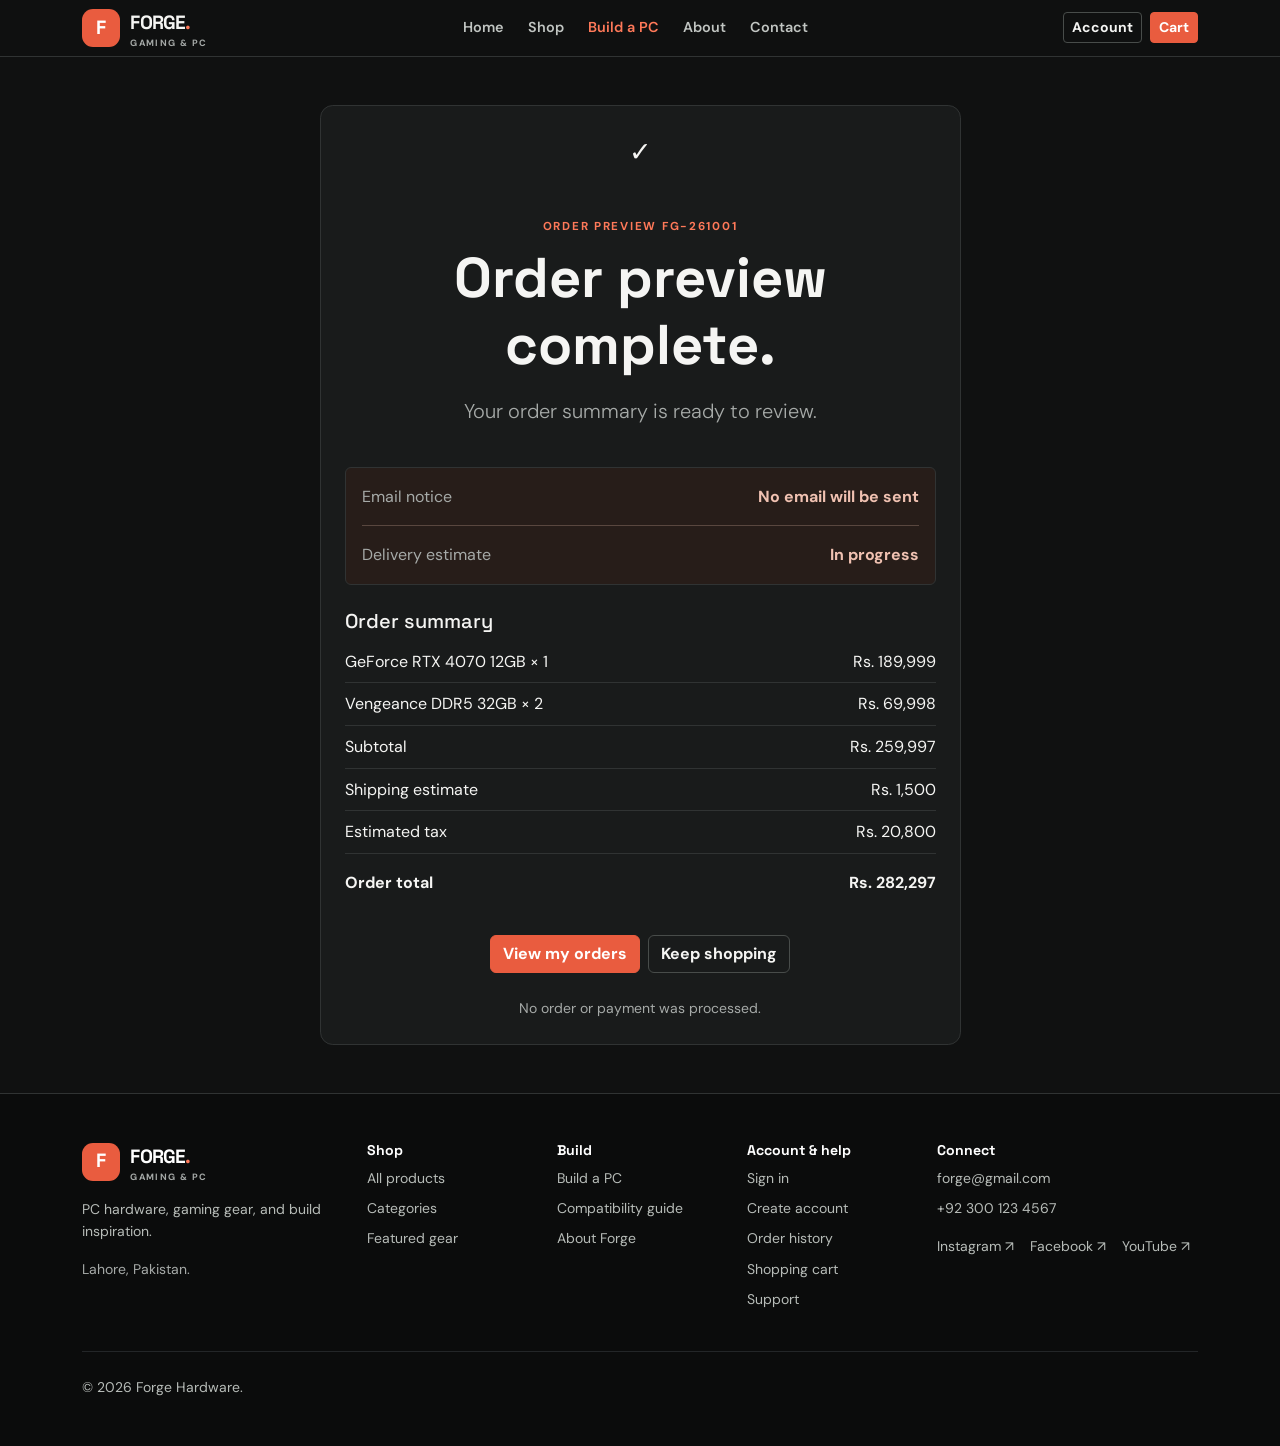
<file: order-confirmation.html>
<!doctype html>
<html lang="en-PK">
  <head>
    <meta charset="utf-8" />
    <meta name="viewport" content="width=device-width, initial-scale=1" />
    <title>Order confirmed — Forge</title>
    <link
      href="https://cdn.jsdelivr.net/npm/bootstrap@5.3.3/dist/css/bootstrap.min.css"
      rel="stylesheet"
    />
    <link rel="stylesheet" href="style.css" />
  </head>
  <body>
    <nav class="site-nav sticky-top">
  <div class="container d-flex align-items-center justify-content-between gap-3 py-2">
    <a class="navbar-brand" href="index.html" aria-label="Forge home">
      <span class="brand-mark">F</span>
      <span>FORGE<span class="text-accent">.</span><span class="brand-caption">Gaming &amp; PC</span></span>
    </a>
    <div class="d-none d-lg-flex align-items-center gap-4" aria-label="Main navigation">
          <a class="site-link" href="index.html">Home</a>
          <a class="site-link" href="products.html">Shop</a>
          <a class="site-link site-link-builder" href="byo-pc.html">Build a PC</a>
          <a class="site-link" href="about.html">About</a>
          <a class="site-link" href="contact.html">Contact</a>
    </div>
    <div class="d-none d-lg-flex align-items-center gap-2">
      <a class="btn btn-outline-light btn-sm" href="login.html">Account</a>
      <a class="btn btn-primary btn-sm" href="cart.html">Cart</a>
    </div>
    <details class="d-lg-none position-relative mobile-menu">
      <summary class="btn btn-outline-light btn-sm"><span aria-hidden="true">☰</span> Menu</summary>
      <div class="mobile-menu-panel" aria-label="Mobile navigation">
            <a class="site-link" href="index.html">Home</a>
            <a class="site-link" href="products.html">Shop</a>
            <a class="site-link site-link-builder" href="byo-pc.html">Build a PC</a>
            <a class="site-link" href="about.html">About</a>
            <a class="site-link" href="contact.html">Contact</a>
            <a class="site-link" href="login.html">Account</a>
            <a class="site-link" href="cart.html">Shopping cart</a>
            <a class="site-link" href="orders.html">Order history</a>
      </div>
    </details>
  </div>
</nav>
    <main class="py-5">
      <!-- Main content: order status and summary. -->
      <div class="container">
        <div class="row justify-content-center">
          <div class="col-lg-7">
            <div class="card p-4 text-center">
              <div
                class="icon-box mx-auto mb-4"
                style="width: 64px; height: 64px; font-size: 1.7rem"
              >
                ✓
              </div>
              <div class="eyebrow mb-2">ORDER PREVIEW FG-261001</div>
              <h1 class="display-4 fw-bold mb-3">Order preview complete.</h1>
              <p class="lead text-body-secondary">Your order summary is ready to review.</p>
              <div class="alert alert-light border text-start my-4">
                <div class="d-flex justify-content-between">
                  <span class="text-body-secondary">Email notice</span
                  ><strong>No email will be sent</strong>
                </div>
                <hr />
                <div class="d-flex justify-content-between">
                  <span class="text-body-secondary">Delivery estimate</span
                  ><strong>In progress</strong>
                </div>
              </div>
              <div class="text-start mb-4">
                <h2 class="h5">Order summary</h2>
                <div class="d-flex justify-content-between py-2 border-bottom">
                  <span>GeForce RTX 4070 12GB × 1</span><span>Rs. 189,999</span>
                </div>
                <div class="d-flex justify-content-between py-2 border-bottom">
                  <span>Vengeance DDR5 32GB × 2</span><span>Rs. 69,998</span>
                </div>
                <div class="d-flex justify-content-between py-2 border-bottom">
                  <span>Subtotal</span><span>Rs. 259,997</span>
                </div>
                <div class="d-flex justify-content-between py-2 border-bottom">
                  <span>Shipping estimate</span><span>Rs. 1,500</span>
                </div>
                <div class="d-flex justify-content-between py-2 border-bottom">
                  <span>Estimated tax</span><span>Rs. 20,800</span>
                </div>
                <div class="d-flex justify-content-between py-3">
                  <strong>Order total</strong><strong>Rs. 282,297</strong>
                </div>
              </div>
              <div class="d-flex gap-2 justify-content-center flex-wrap">
                <a class="btn btn-primary" href="orders.html">View my orders</a
                ><a class="btn btn-outline-light" href="products.html"
                  >Keep shopping</a
                >
              </div>
              <p class="small text-body-secondary mt-4 mb-0">
                No order or payment was processed.
              </p>
            </div>
          </div>
        </div>
      </div>
    </main>
    <footer class="footer">
  <div class="container py-5">
    <div class="row g-4">
      <div class="col-md-6 col-lg-3">
        <a class="navbar-brand text-white" href="index.html"><span class="brand-mark">F</span><span>FORGE<span class="text-accent">.</span><span class="brand-caption">Gaming &amp; PC</span></span></a>
        <p class="small mt-3">PC hardware, gaming gear, and build inspiration.</p>
        <p class="small text-body-secondary mb-0">Lahore, Pakistan.</p>
      </div>
      <div class="col-6 col-lg-2">
        <h2>Shop</h2>
        <ul class="list-unstyled d-grid gap-2 small"><li><a href="products.html">All products</a></li><li><a href="products.html#gaming-pcs">Categories</a></li><li><a href="index.html#featured">Featured gear</a></li></ul>
      </div>
      <div class="col-6 col-lg-2">
        <h2>Build</h2>
        <ul class="list-unstyled d-grid gap-2 small"><li><a href="byo-pc.html">Build a PC</a></li><li><a href="byo-pc.html#compatibility-guide">Compatibility guide</a></li><li><a href="about.html">About Forge</a></li></ul>
      </div>
      <div class="col-6 col-lg-2">
        <h2>Account &amp; help</h2>
        <ul class="list-unstyled d-grid gap-2 small"><li><a href="login.html">Sign in</a></li><li><a href="signup.html">Create account</a></li><li><a href="orders.html">Order history</a></li><li><a href="cart.html">Shopping cart</a></li><li><a href="contact.html">Support</a></li></ul>
      </div>
      <div class="col-6 col-lg-3">
        <h2>Connect</h2>
        <ul class="list-unstyled d-grid gap-2 small"><li><a href="mailto:forge@gmail.com">forge@gmail.com</a></li><li><a href="tel:+923001234567">+92 300 123 4567</a></li></ul>
        <div class="d-flex flex-wrap gap-3 small"><a href="https://www.instagram.com/" target="_blank" rel="noopener noreferrer">Instagram ↗</a><a href="https://www.facebook.com/" target="_blank" rel="noopener noreferrer">Facebook ↗</a><a href="https://www.youtube.com/" target="_blank" rel="noopener noreferrer">YouTube ↗</a></div>
      </div>
    </div>
    <hr class="border-secondary my-4" />
    <div class="d-flex justify-content-between flex-wrap gap-2 small"><span>&copy; 2026 Forge Hardware.</span></div>
  </div>
</footer>
  </body>
</html>
</file>
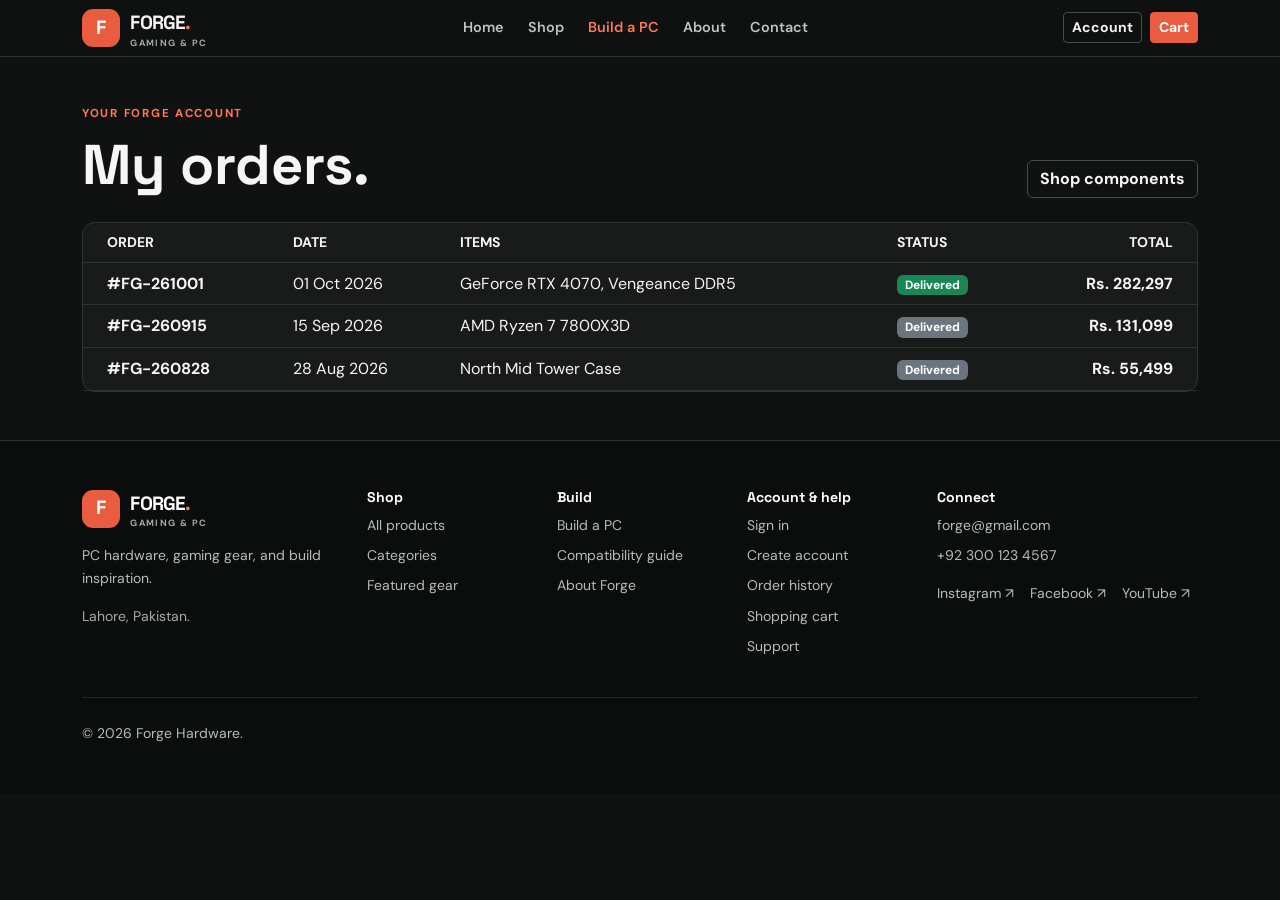
<file: orders.html>
<!doctype html>
<html lang="en-PK">
  <head>
    <meta charset="utf-8" />
    <meta name="viewport" content="width=device-width, initial-scale=1" />
    <title>My orders — Forge</title>
    <link
      href="https://cdn.jsdelivr.net/npm/bootstrap@5.3.3/dist/css/bootstrap.min.css"
      rel="stylesheet"
    />
    <link rel="stylesheet" href="style.css" />
  </head>
  <body>
    <nav class="site-nav sticky-top">
  <div class="container d-flex align-items-center justify-content-between gap-3 py-2">
    <a class="navbar-brand" href="index.html" aria-label="Forge home">
      <span class="brand-mark">F</span>
      <span>FORGE<span class="text-accent">.</span><span class="brand-caption">Gaming &amp; PC</span></span>
    </a>
    <div class="d-none d-lg-flex align-items-center gap-4" aria-label="Main navigation">
          <a class="site-link" href="index.html">Home</a>
          <a class="site-link" href="products.html">Shop</a>
          <a class="site-link site-link-builder" href="byo-pc.html">Build a PC</a>
          <a class="site-link" href="about.html">About</a>
          <a class="site-link" href="contact.html">Contact</a>
    </div>
    <div class="d-none d-lg-flex align-items-center gap-2">
      <a class="btn btn-outline-light btn-sm" href="login.html">Account</a>
      <a class="btn btn-primary btn-sm" href="cart.html">Cart</a>
    </div>
    <details class="d-lg-none position-relative mobile-menu">
      <summary class="btn btn-outline-light btn-sm"><span aria-hidden="true">☰</span> Menu</summary>
      <div class="mobile-menu-panel" aria-label="Mobile navigation">
            <a class="site-link" href="index.html">Home</a>
            <a class="site-link" href="products.html">Shop</a>
            <a class="site-link site-link-builder" href="byo-pc.html">Build a PC</a>
            <a class="site-link" href="about.html">About</a>
            <a class="site-link" href="contact.html">Contact</a>
            <a class="site-link" href="login.html">Account</a>
            <a class="site-link" href="cart.html">Shopping cart</a>
            <a class="site-link" href="orders.html">Order history</a>
      </div>
    </details>
  </div>
</nav>
    <main class="py-5">
      <!-- Main content: account order history. -->
      <div class="container">
        <div
          class="d-flex justify-content-between align-items-end flex-wrap gap-3 mb-4"
        >
          <div>
            <div class="eyebrow mb-2">YOUR FORGE ACCOUNT</div>
            <h1 class="display-4 fw-bold mb-0">My orders.</h1>
          </div>
          <a class="btn btn-outline-light" href="products.html"
            >Shop components</a
          >
        </div>
        <div class="card p-0">
          <div class="table-responsive">
            <table class="table align-middle mb-0">
              <thead class="small text-uppercase text-body-secondary">
                <tr>
                  <th class="ps-4">Order</th>
                  <th>Date</th>
                  <th>Items</th>
                  <th>Status</th>
                  <th class="text-end pe-4">Total</th>
                </tr>
              </thead>
              <tbody>
                <tr>
                  <td class="ps-4">
                    <a class="fw-bold" href="order-details.html">#FG-261001</a>
                  </td>
                  <td>01 Oct 2026</td>
                  <td>GeForce RTX 4070, Vengeance DDR5</td>
                  <td><span class="badge text-bg-success">Delivered</span></td>
                  <td class="text-end pe-4 fw-bold">Rs. 282,297</td>
                </tr>
                <tr>
                  <td class="ps-4">
                    <span class="fw-bold">#FG-260915</span>
                  </td>
                  <td>15 Sep 2026</td>
                  <td>AMD Ryzen 7 7800X3D</td>
                  <td>
                    <span class="badge text-bg-secondary">Delivered</span>
                  </td>
                  <td class="text-end pe-4 fw-bold">Rs. 131,099</td>
                </tr>
                <tr>
                  <td class="ps-4">
                    <span class="fw-bold">#FG-260828</span>
                  </td>
                  <td>28 Aug 2026</td>
                  <td>North Mid Tower Case</td>
                  <td>
                    <span class="badge text-bg-secondary">Delivered</span>
                  </td>
                  <td class="text-end pe-4 fw-bold">Rs. 55,499</td>
                </tr>
              </tbody>
            </table>
          </div>
        </div>
      </div>
    </main>
    <footer class="footer">
  <div class="container py-5">
    <div class="row g-4">
      <div class="col-md-6 col-lg-3">
        <a class="navbar-brand text-white" href="index.html"><span class="brand-mark">F</span><span>FORGE<span class="text-accent">.</span><span class="brand-caption">Gaming &amp; PC</span></span></a>
        <p class="small mt-3">PC hardware, gaming gear, and build inspiration.</p>
        <p class="small text-body-secondary mb-0">Lahore, Pakistan.</p>
      </div>
      <div class="col-6 col-lg-2">
        <h2>Shop</h2>
        <ul class="list-unstyled d-grid gap-2 small"><li><a href="products.html">All products</a></li><li><a href="products.html#gaming-pcs">Categories</a></li><li><a href="index.html#featured">Featured gear</a></li></ul>
      </div>
      <div class="col-6 col-lg-2">
        <h2>Build</h2>
        <ul class="list-unstyled d-grid gap-2 small"><li><a href="byo-pc.html">Build a PC</a></li><li><a href="byo-pc.html#compatibility-guide">Compatibility guide</a></li><li><a href="about.html">About Forge</a></li></ul>
      </div>
      <div class="col-6 col-lg-2">
        <h2>Account &amp; help</h2>
        <ul class="list-unstyled d-grid gap-2 small"><li><a href="login.html">Sign in</a></li><li><a href="signup.html">Create account</a></li><li><a href="orders.html">Order history</a></li><li><a href="cart.html">Shopping cart</a></li><li><a href="contact.html">Support</a></li></ul>
      </div>
      <div class="col-6 col-lg-3">
        <h2>Connect</h2>
        <ul class="list-unstyled d-grid gap-2 small"><li><a href="mailto:forge@gmail.com">forge@gmail.com</a></li><li><a href="tel:+923001234567">+92 300 123 4567</a></li></ul>
        <div class="d-flex flex-wrap gap-3 small"><a href="https://www.instagram.com/" target="_blank" rel="noopener noreferrer">Instagram ↗</a><a href="https://www.facebook.com/" target="_blank" rel="noopener noreferrer">Facebook ↗</a><a href="https://www.youtube.com/" target="_blank" rel="noopener noreferrer">YouTube ↗</a></div>
      </div>
    </div>
    <hr class="border-secondary my-4" />
    <div class="d-flex justify-content-between flex-wrap gap-2 small"><span>&copy; 2026 Forge Hardware.</span></div>
  </div>
</footer>
  </body>
</html>
</file>
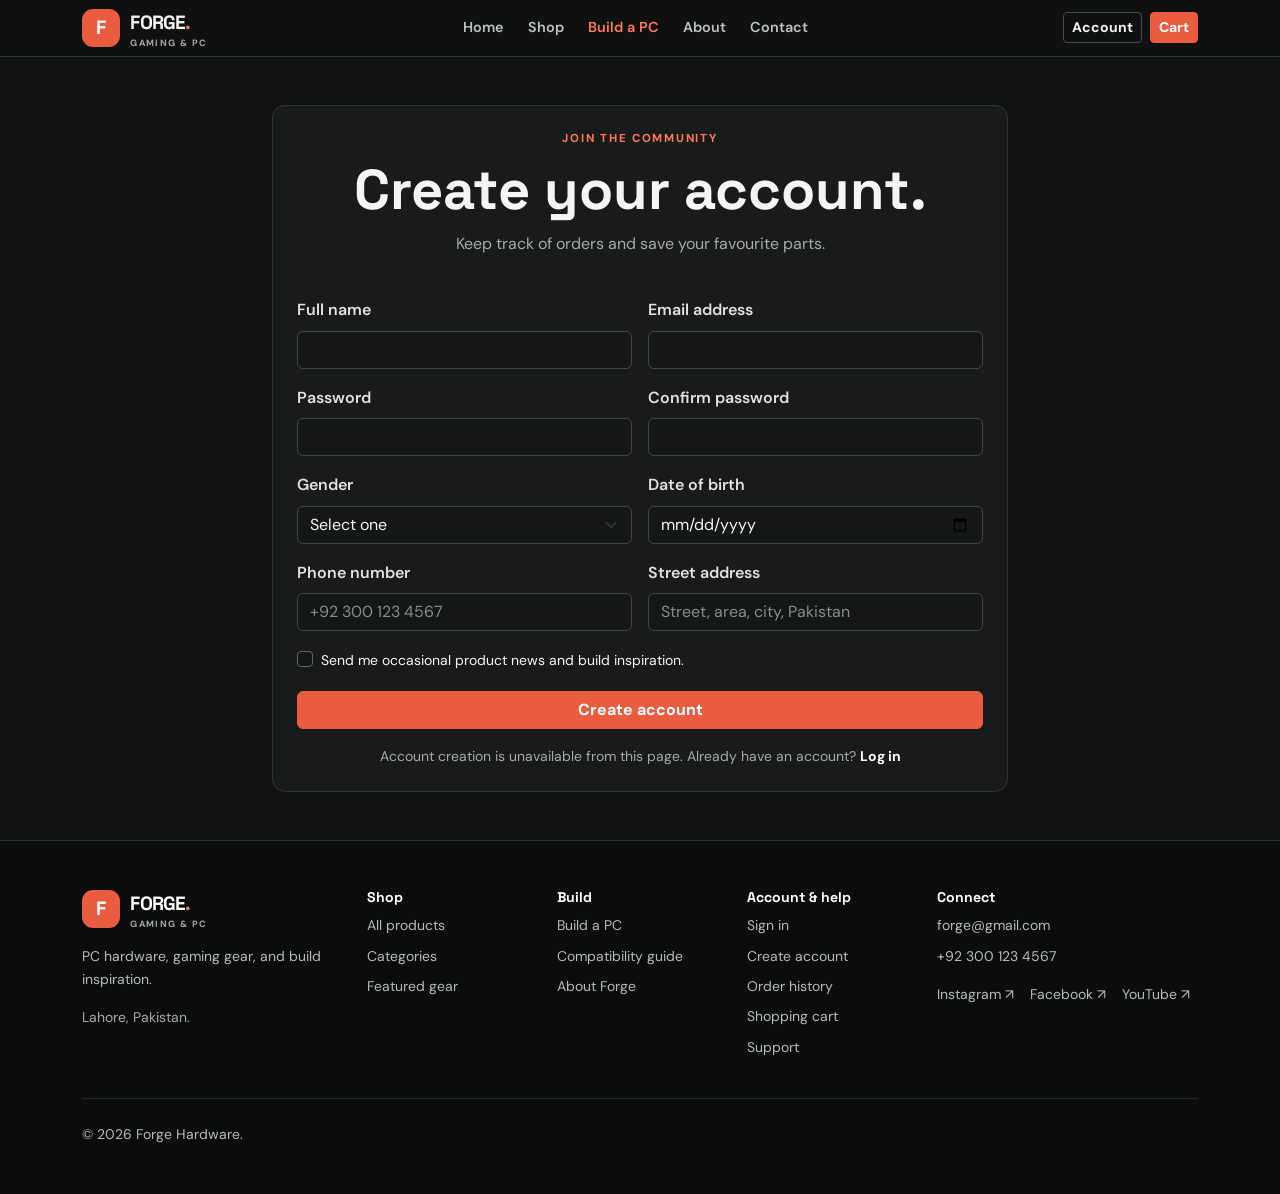
<file: signup.html>
<!doctype html>
<html lang="en-PK">
  <head>
    <meta charset="utf-8" />
    <meta name="viewport" content="width=device-width, initial-scale=1" />
    <title>Create account — Forge</title>
    <link
      href="https://cdn.jsdelivr.net/npm/bootstrap@5.3.3/dist/css/bootstrap.min.css"
      rel="stylesheet"
    />
    <link rel="stylesheet" href="style.css" />
  </head>
  <body>
    <nav class="site-nav sticky-top">
  <div class="container d-flex align-items-center justify-content-between gap-3 py-2">
    <a class="navbar-brand" href="index.html" aria-label="Forge home">
      <span class="brand-mark">F</span>
      <span>FORGE<span class="text-accent">.</span><span class="brand-caption">Gaming &amp; PC</span></span>
    </a>
    <div class="d-none d-lg-flex align-items-center gap-4" aria-label="Main navigation">
          <a class="site-link" href="index.html">Home</a>
          <a class="site-link" href="products.html">Shop</a>
          <a class="site-link site-link-builder" href="byo-pc.html">Build a PC</a>
          <a class="site-link" href="about.html">About</a>
          <a class="site-link" href="contact.html">Contact</a>
    </div>
    <div class="d-none d-lg-flex align-items-center gap-2">
      <a class="btn btn-outline-light btn-sm" href="login.html">Account</a>
      <a class="btn btn-primary btn-sm" href="cart.html">Cart</a>
    </div>
    <details class="d-lg-none position-relative mobile-menu">
      <summary class="btn btn-outline-light btn-sm"><span aria-hidden="true">☰</span> Menu</summary>
      <div class="mobile-menu-panel" aria-label="Mobile navigation">
            <a class="site-link" href="index.html">Home</a>
            <a class="site-link" href="products.html">Shop</a>
            <a class="site-link site-link-builder" href="byo-pc.html">Build a PC</a>
            <a class="site-link" href="about.html">About</a>
            <a class="site-link" href="contact.html">Contact</a>
            <a class="site-link" href="login.html">Account</a>
            <a class="site-link" href="cart.html">Shopping cart</a>
            <a class="site-link" href="orders.html">Order history</a>
      </div>
    </details>
  </div>
</nav>
    <main class="py-5">
      <!-- Main content: new-account registration form. -->
      <div class="container">
        <div class="row justify-content-center">
          <div class="col-lg-8">
            <div class="card p-4">
              <div class="text-center mb-4">
                <div class="eyebrow mb-2">JOIN THE COMMUNITY</div>
                <h1 class="display-4 fw-bold">Create your account.</h1>
                <p class="text-body-secondary">
                  Keep track of orders and save your favourite parts.
                </p>
              </div>
              <form>
                <div class="row g-3">
                  <div class="col-md-6">
                    <label class="form-label" for="fullName">Full name</label
                    ><input
                      class="form-control"
                      id="fullName"
                      name="fullName"
                      autocomplete="name"
                      required
                    />
                  </div>
                  <div class="col-md-6">
                    <label class="form-label" for="email">Email address</label
                    ><input
                      class="form-control"
                      type="email"
                      id="email"
                      name="email"
                      autocomplete="email"
                      required
                    />
                  </div>
                  <div class="col-md-6">
                    <label class="form-label" for="password">Password</label
                    ><input
                      class="form-control"
                      type="password"
                      id="password"
                      name="password"
                      autocomplete="new-password"
                      minlength="8"
                      required
                    />
                  </div>
                  <div class="col-md-6">
                    <label class="form-label" for="confirmPassword"
                      >Confirm password</label
                    ><input
                      class="form-control"
                      type="password"
                      id="confirmPassword"
                      name="confirmPassword"
                      autocomplete="new-password"
                      minlength="8"
                      required
                    />
                  </div>
                  <div class="col-md-6">
                    <label class="form-label" for="gender">Gender</label
                    ><select
                      class="form-select"
                      id="gender"
                      name="gender"
                      required
                    >
                      <option value="" selected disabled>Select one</option>
                      <option>Male</option>
                      <option>Female</option>
                      <option>Other</option>
                    </select>
                  </div>
                  <div class="col-md-6">
                    <label class="form-label" for="dob">Date of birth</label
                    ><input
                      class="form-control"
                      type="date"
                      id="dob"
                      name="dob"
                      required
                    />
                  </div>
                  <div class="col-md-6">
                    <label class="form-label" for="phone">Phone number</label
                    ><input
                      class="form-control"
                      type="tel"
                      id="phone"
                      name="phone"
                      autocomplete="tel"
                      placeholder="+92 300 123 4567"
                      required
                    />
                  </div>
                  <div class="col-md-6">
                    <label class="form-label" for="address"
                      >Street address</label
                    ><input
                      class="form-control"
                      id="address"
                      name="address"
                      autocomplete="street-address"
                      placeholder="Street, area, city, Pakistan"
                      required
                    />
                  </div>
                  <div class="col-12">
                    <div class="form-check">
                      <input
                        class="form-check-input"
                        type="checkbox"
                        id="updates"
                        name="updates"
                      /><label class="form-check-label small" for="updates"
                        >Send me occasional product news and build
                        inspiration.</label
                      >
                    </div>
                  </div>
                  <div class="col-12">
                    <button class="btn btn-primary w-100" type="button">
                      Create account
                    </button>
                    <p class="small text-center text-body-secondary mt-3 mb-0">
                      Account creation is unavailable from this page. Already
                      have an account?
                      <a class="fw-bold text-white" href="login.html">Log in</a>
                    </p>
                  </div>
                </div>
              </form>
            </div>
          </div>
        </div>
      </div>
    </main>
    <footer class="footer">
  <div class="container py-5">
    <div class="row g-4">
      <div class="col-md-6 col-lg-3">
        <a class="navbar-brand text-white" href="index.html"><span class="brand-mark">F</span><span>FORGE<span class="text-accent">.</span><span class="brand-caption">Gaming &amp; PC</span></span></a>
        <p class="small mt-3">PC hardware, gaming gear, and build inspiration.</p>
        <p class="small text-body-secondary mb-0">Lahore, Pakistan.</p>
      </div>
      <div class="col-6 col-lg-2">
        <h2>Shop</h2>
        <ul class="list-unstyled d-grid gap-2 small"><li><a href="products.html">All products</a></li><li><a href="products.html#gaming-pcs">Categories</a></li><li><a href="index.html#featured">Featured gear</a></li></ul>
      </div>
      <div class="col-6 col-lg-2">
        <h2>Build</h2>
        <ul class="list-unstyled d-grid gap-2 small"><li><a href="byo-pc.html">Build a PC</a></li><li><a href="byo-pc.html#compatibility-guide">Compatibility guide</a></li><li><a href="about.html">About Forge</a></li></ul>
      </div>
      <div class="col-6 col-lg-2">
        <h2>Account &amp; help</h2>
        <ul class="list-unstyled d-grid gap-2 small"><li><a href="login.html">Sign in</a></li><li><a href="signup.html">Create account</a></li><li><a href="orders.html">Order history</a></li><li><a href="cart.html">Shopping cart</a></li><li><a href="contact.html">Support</a></li></ul>
      </div>
      <div class="col-6 col-lg-3">
        <h2>Connect</h2>
        <ul class="list-unstyled d-grid gap-2 small"><li><a href="mailto:forge@gmail.com">forge@gmail.com</a></li><li><a href="tel:+923001234567">+92 300 123 4567</a></li></ul>
        <div class="d-flex flex-wrap gap-3 small"><a href="https://www.instagram.com/" target="_blank" rel="noopener noreferrer">Instagram ↗</a><a href="https://www.facebook.com/" target="_blank" rel="noopener noreferrer">Facebook ↗</a><a href="https://www.youtube.com/" target="_blank" rel="noopener noreferrer">YouTube ↗</a></div>
      </div>
    </div>
    <hr class="border-secondary my-4" />
    <div class="d-flex justify-content-between flex-wrap gap-2 small"><span>&copy; 2026 Forge Hardware.</span></div>
  </div>
</footer>
  </body>
</html>
</file>
<file: style.css>
/* Forge brand theme and effects not covered by Bootstrap utilities. */
@import url("https://fonts.googleapis.com/css2?family=DM+Sans:wght@400;500;600;700&family=Space+Grotesk:wght@500;600;700&display=swap");

:root {
  --ink: #f5f5f3;
  --muted: #a6aaa8;
  --paper: #101111;
  --surface: #191b1b;
  --surface-raised: #202323;
  --line: #303333;
  --accent: #e95c3f;
  --accent-bright: #ff7959;
  --accent-soft: #48271f;
  --header-height: 76px;

  --bs-body-color: var(--ink);
  --bs-body-bg: var(--paper);
  --bs-secondary-color: var(--muted);
  --bs-tertiary-bg: var(--surface);
  --bs-border-color: var(--line);
  --bs-primary: var(--accent);
  --bs-primary-rgb: 233, 92, 63;
  --bs-primary-bg-subtle: var(--accent-soft);
  --bs-primary-text-emphasis: var(--accent-bright);
  --bs-primary-border-subtle: #754638;
  --bs-link-color: var(--ink);
  --bs-link-hover-color: var(--accent-bright);
}

html {
  scroll-behavior: smooth;
  scroll-padding-top: calc(var(--header-height) + 1rem);
}

body {
  min-width: 320px;
  background: var(--paper);
  color: var(--ink);
  font-family: "DM Sans", sans-serif;
  line-height: 1.6;
}

h1,
h2,
h3,
h4,
h5,
h6,
.navbar-brand {
  font-family: "Space Grotesk", sans-serif;
}

a {
  color: inherit;
  text-decoration: none;
}

a:hover {
  color: var(--accent-bright);
}

.site-nav {
  z-index: 1030;
  border-bottom: 1px solid var(--line);
  background: rgb(16 17 17 / 96%);
  backdrop-filter: blur(14px);
}

.navbar-brand {
  display: inline-flex;
  flex: 0 0 auto;
  align-items: center;
  gap: 0.65rem;
  color: var(--ink);
  font-size: 1.2rem;
  font-weight: 700;
  letter-spacing: -0.045em;
}

.brand-mark {
  display: inline-grid;
  width: 38px;
  height: 38px;
  place-items: center;
  border-radius: 11px;
  background: var(--accent);
  color: #fff;
  font-size: 1.2rem;
  letter-spacing: 0;
}

.brand-caption {
  display: block;
  color: var(--muted);
  font-family: "DM Sans", sans-serif;
  font-size: 0.57rem;
  font-weight: 700;
  letter-spacing: 0.15em;
  line-height: 1;
  text-transform: uppercase;
}

.site-link {
  color: #c1c5c2;
  font-size: 0.9rem;
  font-weight: 600;
  transition: color 180ms ease;
}

.site-link:hover,
.site-link[aria-current="page"] {
  color: #fff;
}

.site-link-builder {
  color: var(--accent-bright);
}

.mobile-menu summary {
  cursor: pointer;
  list-style: none;
}

.mobile-menu summary::-webkit-details-marker {
  display: none;
}

.mobile-menu-panel {
  position: absolute;
  z-index: 1031;
  top: calc(100% + 0.8rem);
  right: -0.75rem;
  display: none;
  width: min(18rem, calc(100vw - 2rem));
  gap: 0.25rem;
  border: 1px solid var(--line);
  border-radius: 0.75rem;
  background: #151717;
  padding: 0.75rem;
  box-shadow: 0 18px 30px rgb(0 0 0 / 25%);
}

.mobile-menu[open] .mobile-menu-panel {
  display: grid;
}

.mobile-menu-panel .site-link {
  display: block;
  border-radius: 0.5rem;
  padding: 0.72rem 0.8rem;
}

.mobile-menu-panel .site-link:hover,
.mobile-menu-panel .site-link[aria-current="page"] {
  background: var(--surface-raised);
}

.btn {
  font-weight: 700;
  transition:
    color 180ms ease,
    background-color 180ms ease,
    border-color 180ms ease,
    box-shadow 180ms ease,
    transform 180ms ease;
}

.btn:hover {
  transform: translateY(-1px);
}

.btn-primary {
  --bs-btn-color: #fff;
  --bs-btn-bg: var(--accent);
  --bs-btn-border-color: var(--accent);
  --bs-btn-hover-color: #fff;
  --bs-btn-hover-bg: var(--accent-bright);
  --bs-btn-hover-border-color: var(--accent-bright);
  --bs-btn-active-color: #fff;
  --bs-btn-active-bg: var(--accent);
  --bs-btn-active-border-color: var(--accent);
  --bs-btn-disabled-color: #fff;
  --bs-btn-disabled-bg: var(--accent);
  --bs-btn-disabled-border-color: var(--accent);
}

.btn-outline-light {
  --bs-btn-color: var(--ink);
  --bs-btn-border-color: #484c4a;
  --bs-btn-hover-color: #fff;
  --bs-btn-hover-bg: var(--surface-raised);
  --bs-btn-hover-border-color: #767b78;
  --bs-btn-active-color: #fff;
  --bs-btn-active-bg: var(--surface-raised);
  --bs-btn-active-border-color: #767b78;
}

.eyebrow {
  color: var(--accent-bright);
  font-size: 0.72rem;
  font-weight: 700;
  letter-spacing: 0.15em;
  text-transform: uppercase;
}

.text-accent {
  color: var(--accent-bright);
}

.hero {
  position: relative;
  display: flex;
  min-height: calc(100svh - var(--header-height) - 40px);
  align-items: center;
  overflow: hidden;
  background-color: #111313;
  background:
    linear-gradient(
      90deg,
      rgb(10 11 11 / 94%) 0%,
      rgb(10 11 11 / 76%) 38%,
      rgb(10 11 11 / 22%) 100%
    ),
    linear-gradient(0deg, rgb(10 11 11 / 50%), transparent 38%),
    url("https://images.unsplash.com/photo-1593305841991-05c297ba4575?auto=format&fit=crop&w=2200&q=90")
      center 54% / cover no-repeat;
}

.hero-content {
  width: 100%;
}

.hero-copy {
  max-width: 700px;
}

.hero-tag {
  padding: 0.42rem 0.8rem;
  color: #e6e8e5;
  font-size: 0.72rem;
  letter-spacing: 0.1em;
}

.trust-strip {
  background: #151717;
}

.trust-icon {
  width: 34px;
  height: 34px;
  font-size: 1rem;
}

.category-tile {
  min-height: 190px;
  overflow: hidden;
  background:
    linear-gradient(150deg, rgb(233 92 63 / 24%), transparent 60%),
    var(--surface);
  transition:
    border-color 180ms ease,
    background-color 180ms ease,
    transform 180ms ease;
}

.category-tile:hover,
.category-tile:focus-visible {
  transform: translateY(-3px);
  border-color: #754638 !important;
  color: #fff;
}

.category-icon {
  line-height: 1;
}

.card {
  --bs-card-bg: var(--surface);
  --bs-card-color: var(--ink);
  --bs-card-border-color: var(--line);
  --bs-card-border-radius: 0.8rem;
  --bs-card-border-width: 1px;
}

.product-card {
  overflow: hidden;
  transition:
    border-color 180ms ease,
    box-shadow 180ms ease,
    transform 180ms ease;
}

.product-card:hover,
.product-card:focus-within {
  transform: translateY(-3px);
  border-color: #5a413a;
  box-shadow: 0 14px 30px rgb(0 0 0 / 20%);
}

.product-image {
  aspect-ratio: 1.3 / 1;
  background: var(--surface-raised);
  transition: transform 260ms ease;
}

.product-card:hover .product-image,
.product-card:focus-within .product-image {
  transform: scale(1.025);
}

.product-title {
  min-height: 2.8em;
}

.price {
  color: #fff;
}

.badge-soft {
  border: 1px solid #634236;
  background: #35231e;
  color: #ffad91;
  font-weight: 700;
}

.deal-banner {
  background:
    radial-gradient(ellipse at 95% 50%, rgb(233 92 63 / 23%), transparent 40%),
    #1a1c1c;
}

.form-control,
.form-select {
  border-color: #414544;
  background-color: #151717;
  color: var(--ink);
}

.form-control::placeholder {
  color: #878d89;
}

.form-select:focus,
.form-control:focus {
  border-color: var(--accent);
  background-color: #151717;
  color: #fff;
  box-shadow: 0 0 0 0.2rem rgb(233 92 63 / 19%);
}

.form-select option {
  background: #151717;
  color: #fff;
}

.form-label {
  color: #e0e3e0;
  font-weight: 600;
}

.form-check-input {
  border-color: #626764;
  background-color: #151717;
}

.form-check-input:checked {
  border-color: var(--accent);
  background-color: var(--accent);
}

.builder-number {
  width: 38px;
  height: 38px;
}

.compatibility-pair span {
  color: var(--accent-bright);
}

.compatibility-pair {
  grid-template-columns: minmax(0, 1fr) 1.5rem minmax(0, 1fr);
}

.compatibility-pair > span:last-child {
  text-align: end;
}

.compatibility-pair .compatibility-arrow {
  justify-self: center;
  color: var(--accent-bright);
}

.team-photo,
.details-image {
  background: var(--surface-raised);
}

.team-photo {
  aspect-ratio: 1;
}

.details-image {
  aspect-ratio: 1 / 0.84;
}

.table {
  --bs-table-bg: transparent;
  --bs-table-color: var(--ink);
  --bs-table-border-color: var(--line);
  --bs-table-striped-bg: #1d2020;
  --bs-table-striped-color: var(--ink);
  --bs-table-hover-bg: #222525;
  --bs-table-hover-color: #fff;
}

.map-panel {
  display: grid;
  min-height: 240px;
  place-items: center;
  border: 1px solid var(--line);
  border-radius: 0.8rem;
  background:
    linear-gradient(30deg, transparent 49%, #272b2a 50%, transparent 51%),
    linear-gradient(140deg, #1a1d1c, #252928);
  text-align: center;
}

.promo-strip {
  background: var(--accent);
  color: #fff;
  font-size: 0.84rem;
  font-weight: 700;
}

.footer {
  margin-top: auto;
  border-top: 1px solid var(--line);
  background: #0b0c0c;
  color: #b7bcb8;
}

.footer h2 {
  color: #fff;
  font-size: 0.88rem;
  font-weight: 700;
}

.footer a {
  color: #b7bcb8;
  transition: color 160ms ease;
}

.footer a:hover {
  color: var(--accent-bright);
}

.checkout-step.current {
  color: var(--accent-bright) !important;
}

.alert {
  border-color: #594039;
  background: #271d19;
  color: #f0c1b1;
}

.text-danger {
  color: #ff8270 !important;
}

.text-success {
  color: #8dc77c !important;
}

a:focus-visible,
button:focus-visible,
summary:focus-visible,
input:focus-visible,
select:focus-visible,
textarea:focus-visible {
  outline: 3px solid var(--accent-bright);
  outline-offset: 3px;
}

@media (max-width: 991.98px) {
  .hero {
    background-position: 58% center;
  }
}

@media (max-width: 575.98px) {
  .hero {
    background:
      linear-gradient(
        90deg,
        rgb(10 11 11 / 88%) 0%,
        rgb(10 11 11 / 58%) 100%
      ),
      linear-gradient(0deg, rgb(10 11 11 / 48%), transparent 42%),
      url("https://images.unsplash.com/photo-1593305841991-05c297ba4575?auto=format&fit=crop&w=1200&q=85")
        54% center / cover no-repeat;
  }

  .category-tile {
    min-height: 155px;
  }
}

@media (prefers-reduced-motion: reduce) {
  *,
  *::before,
  *::after {
    scroll-behavior: auto !important;
    transition-duration: 0.01ms !important;
  }
}
</file>
